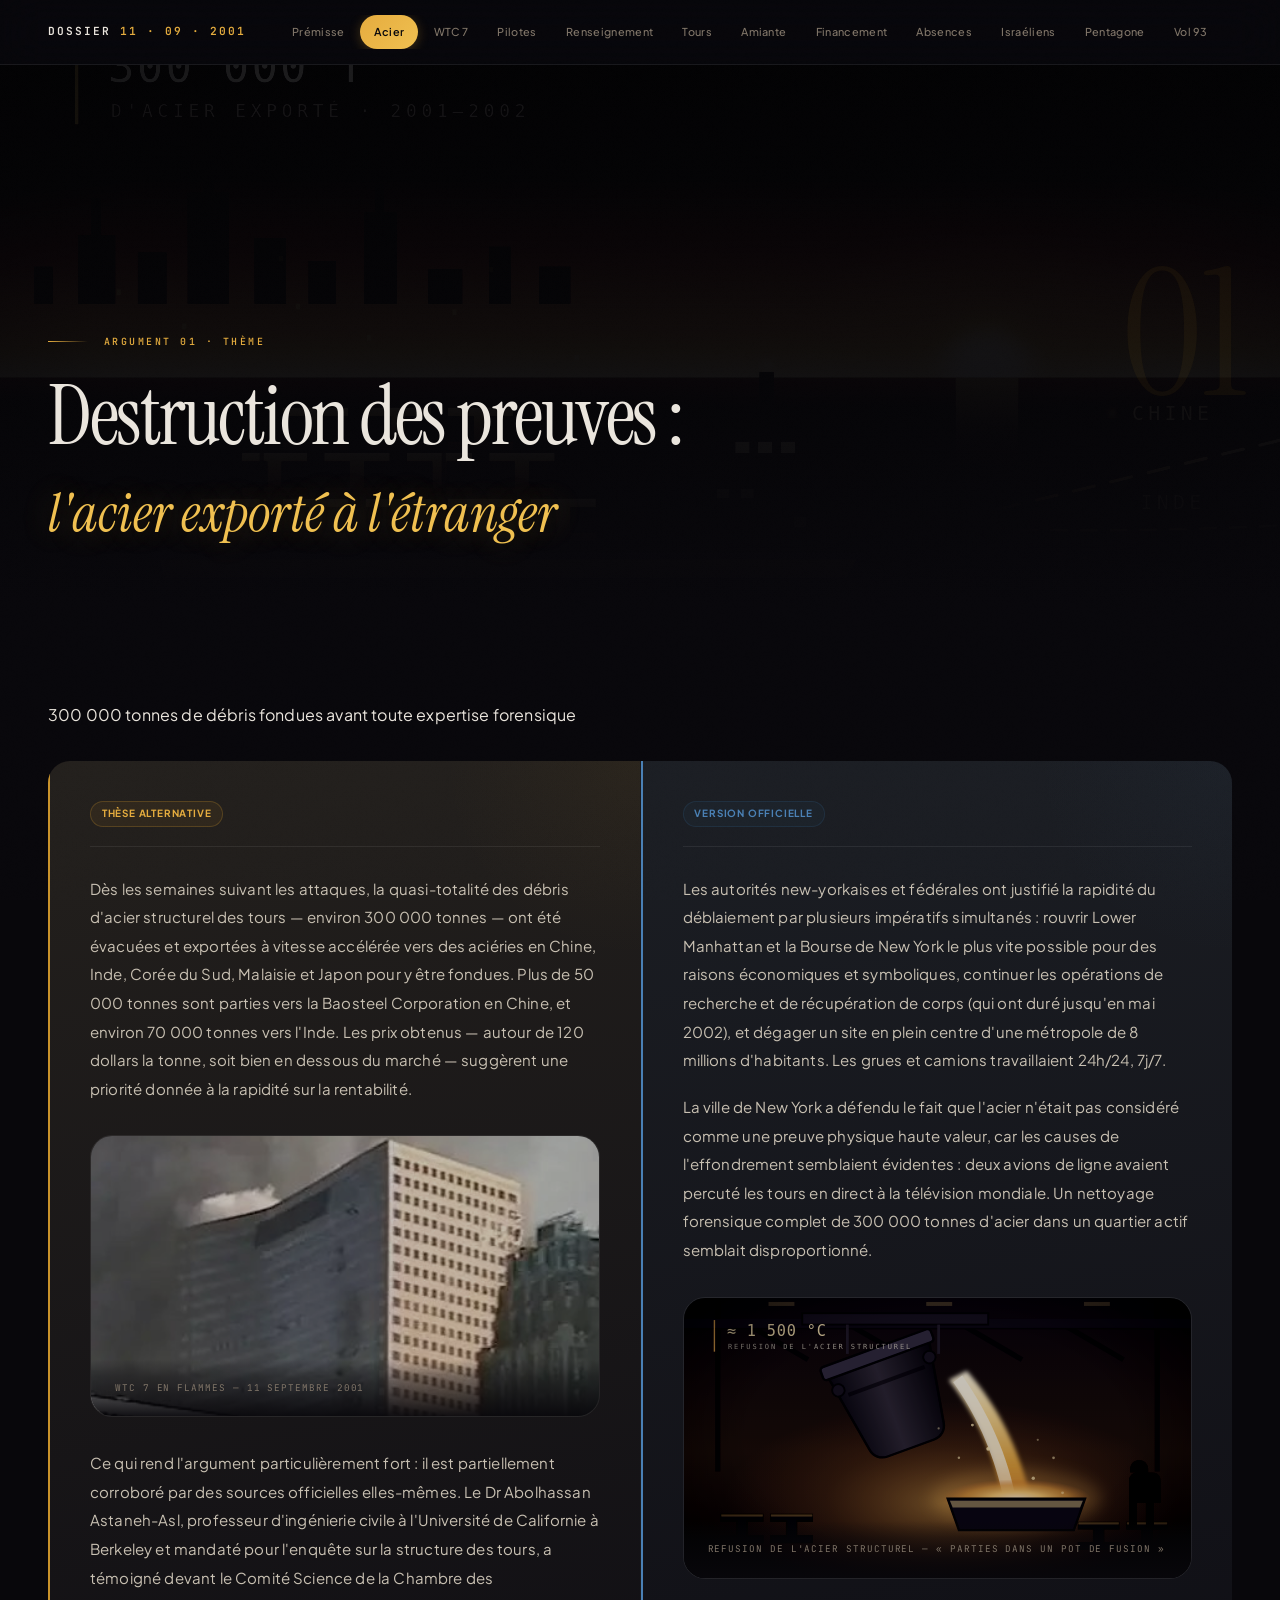
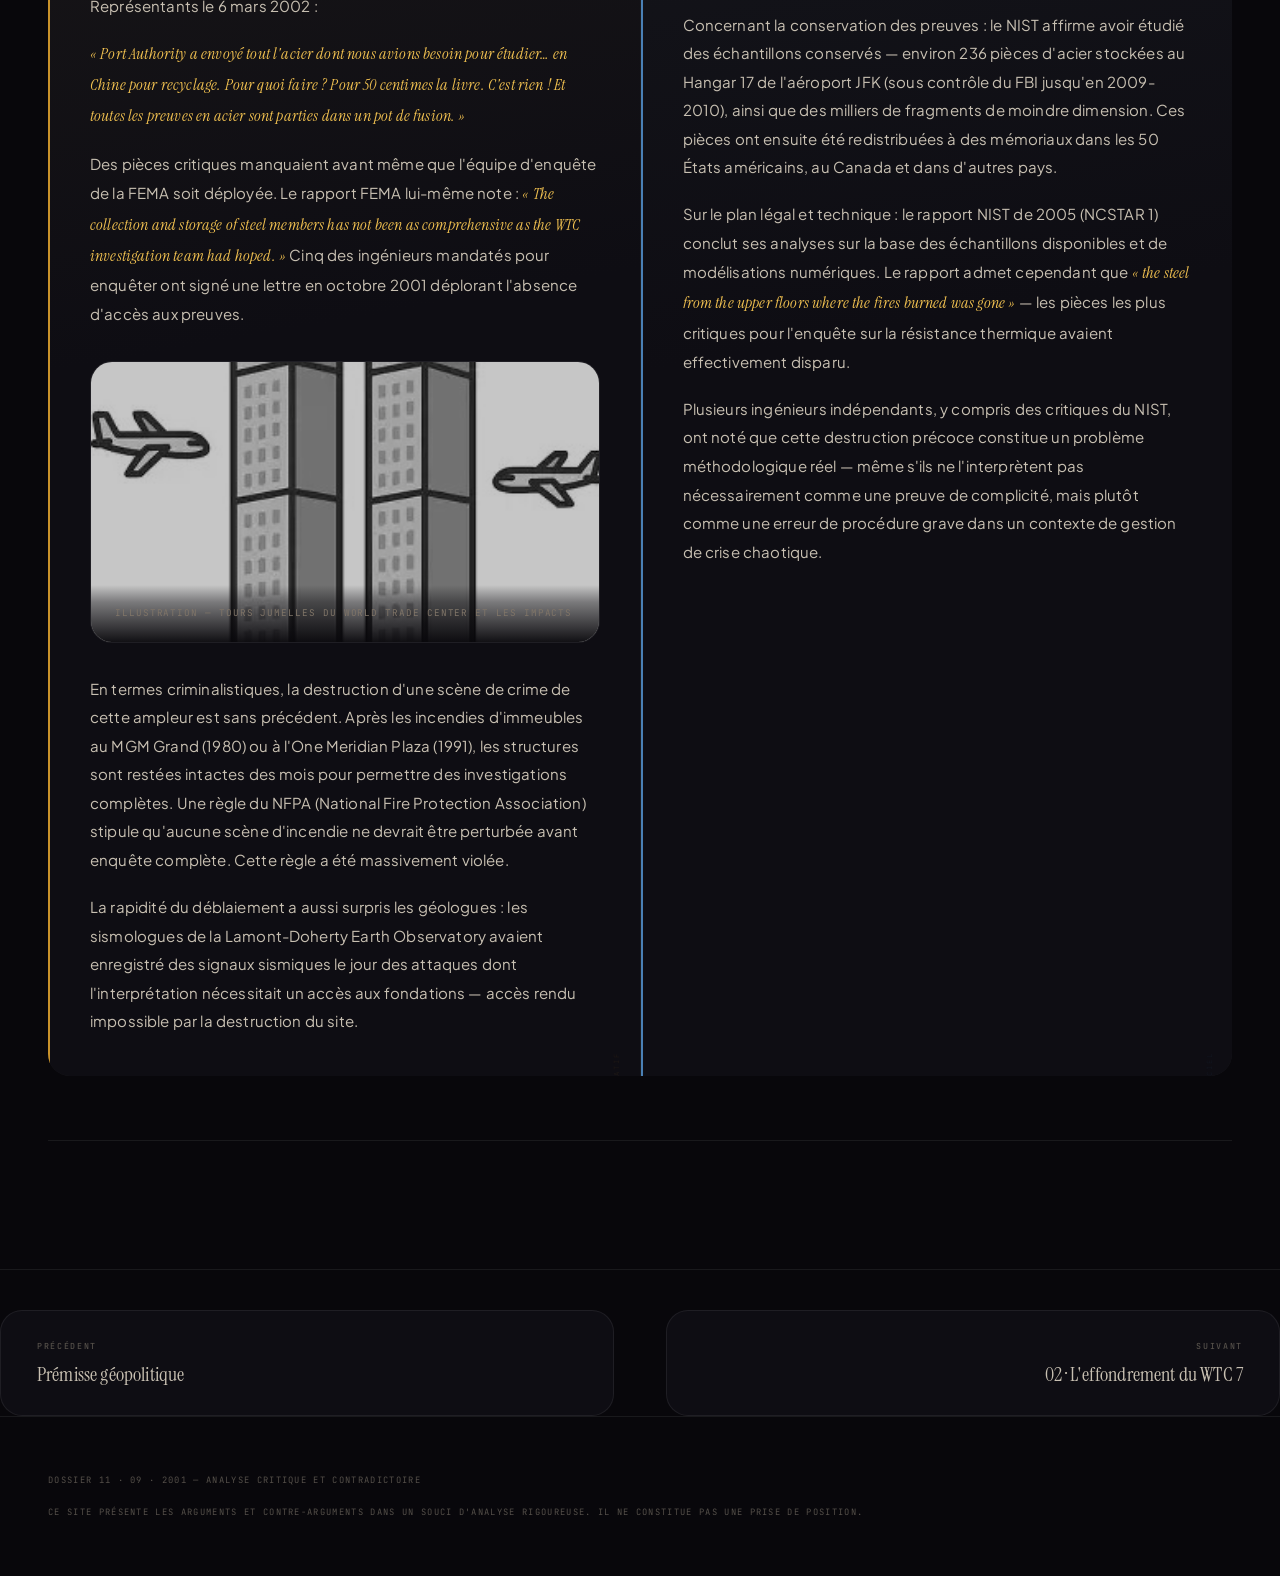
<file: index.html/acier.html>
<!DOCTYPE html>
<html lang="fr">
<head>
<meta charset="UTF-8">
<meta name="viewport" content="width=device-width, initial-scale=1.0">
<title>Destruction des preuves : l'acier exporté — Dossier 11·09</title>
<link rel="stylesheet" href="style.css?v=2">
</head>
<body>
<div class="progress-bar" id="progressBar"></div>

<header>
  <div class="header-inner">
    <a href="index.html" class="site-logo">Dossier <span>11 · 09 · 2001</span></a>
    <nav>
      <a href="premisse.html">Prémisse</a>
      <a href="acier.html" class="active">Acier</a>
      <a href="wtc7.html">WTC 7</a>
      <a href="pilotes.html">Pilotes</a>
      <a href="renseignement.html">Renseignement</a>
      <a href="tours.html">Tours</a>
      <a href="amiante.html">Amiante</a>
      <a href="financement.html">Financement</a>
      <a href="absences.html">Absences</a>
      <a href="israeliens.html">Israéliens</a>
      <a href="pentagon.html">Pentagone</a>
      <a href="vol93.html">Vol 93</a>
      <a href="ecole.html">École</a>
      <a href="sources.html">Sources</a>
    </nav>
  </div>
</header>

<div class="page-hero">
  <div class="page-hero-bg" style="background-image:url('https://images.unsplash.com/photo-1517089596392-fb9a9033e05b?w=1200&q=80'), url('[data-uri]')"></div>
  <div class="page-hero-overlay"></div>
  <div class="page-hero-num">01</div>
  <div class="page-hero-content">
    <div class="hero-eyebrow">Argument 01 · Thème</div>
    <h1>Destruction des preuves :<em>l'acier exporté à l'étranger</em></h1>
  </div>
</div>

<div class="page-content">

  <div class="argument-card">
    <div class="arg-title">
      300 000 tonnes de débris fondues avant toute expertise forensique
    </div>
    <div class="arg-body visible">
      <div class="arg-grid">
        <div class="col col-alt">
          <div class="col-header"><span class="badge badge-alt">Thèse alternative</span></div>
          <p>Dès les semaines suivant les attaques, la quasi-totalité des débris d'acier structurel des tours — environ 300 000 tonnes — ont été évacuées et exportées à vitesse accélérée vers des aciéries en Chine, Inde, Corée du Sud, Malaisie et Japon pour y être fondues. Plus de 50 000 tonnes sont parties vers la Baosteel Corporation en Chine, et environ 70 000 tonnes vers l'Inde. Les prix obtenus — autour de 120 dollars la tonne, soit bien en dessous du marché — suggèrent une priorité donnée à la rapidité sur la rentabilité.</p>

          <figure class="content-image fade-in">
            <img src="[data-uri]" alt="WTC 7 en feu le 11 septembre 2001">
            <figcaption>WTC 7 en flammes — 11 septembre 2001</figcaption>
          </figure>

          <p>Ce qui rend l'argument particulièrement fort : il est partiellement corroboré par des sources officielles elles-mêmes. Le Dr Abolhassan Astaneh-Asl, professeur d'ingénierie civile à l'Université de Californie à Berkeley et mandaté pour l'enquête sur la structure des tours, a témoigné devant le Comité Science de la Chambre des Représentants le 6 mars 2002 :</p>
          <p><em>« Port Authority a envoyé tout l'acier dont nous avions besoin pour étudier… en Chine pour recyclage. Pour quoi faire ? Pour 50 centimes la livre. C'est rien ! Et toutes les preuves en acier sont parties dans un pot de fusion. »</em></p>
          <p>Des pièces critiques manquaient avant même que l'équipe d'enquête de la FEMA soit déployée. Le rapport FEMA lui-même note : <em>« The collection and storage of steel members has not been as comprehensive as the WTC investigation team had hoped. »</em> Cinq des ingénieurs mandatés pour enquêter ont signé une lettre en octobre 2001 déplorant l'absence d'accès aux preuves.</p>

          <figure class="content-image fade-in">
            <img src="[data-uri]" alt="Illustration des tours jumelles et des avions">
            <figcaption>Illustration — Tours jumelles du World Trade Center et les impacts</figcaption>
          </figure>

          <p>En termes criminalistiques, la destruction d'une scène de crime de cette ampleur est sans précédent. Après les incendies d'immeubles au MGM Grand (1980) ou à l'One Meridian Plaza (1991), les structures sont restées intactes des mois pour permettre des investigations complètes. Une règle du NFPA (National Fire Protection Association) stipule qu'aucune scène d'incendie ne devrait être perturbée avant enquête complète. Cette règle a été massivement violée.</p>
          <p>La rapidité du déblaiement a aussi surpris les géologues : les sismologues de la Lamont-Doherty Earth Observatory avaient enregistré des signaux sismiques le jour des attaques dont l'interprétation nécessitait un accès aux fondations — accès rendu impossible par la destruction du site.</p>
        </div>
        <div class="col col-off">
          <div class="col-header"><span class="badge badge-off">Version officielle</span></div>
          <p>Les autorités new-yorkaises et fédérales ont justifié la rapidité du déblaiement par plusieurs impératifs simultanés : rouvrir Lower Manhattan et la Bourse de New York le plus vite possible pour des raisons économiques et symboliques, continuer les opérations de recherche et de récupération de corps (qui ont duré jusqu'en mai 2002), et dégager un site en plein centre d'une métropole de 8 millions d'habitants. Les grues et camions travaillaient 24h/24, 7j/7.</p>
          <p>La ville de New York a défendu le fait que l'acier n'était pas considéré comme une preuve physique haute valeur, car les causes de l'effondrement semblaient évidentes : deux avions de ligne avaient percuté les tours en direct à la télévision mondiale. Un nettoyage forensique complet de 300 000 tonnes d'acier dans un quartier actif semblait disproportionné.</p>

          <figure class="content-image fade-in">
            <img src="[data-uri]" alt="Poche de coulée déversant de l'acier en fusion dans un moule, en aciérie">
            <figcaption>Refusion de l'acier structurel — « parties dans un pot de fusion »</figcaption>
          </figure>

          <p>Concernant la conservation des preuves : le NIST affirme avoir étudié des échantillons conservés — environ 236 pièces d'acier stockées au Hangar 17 de l'aéroport JFK (sous contrôle du FBI jusqu'en 2009-2010), ainsi que des milliers de fragments de moindre dimension. Ces pièces ont ensuite été redistribuées à des mémoriaux dans les 50 États américains, au Canada et dans d'autres pays.</p>
          <p>Sur le plan légal et technique : le rapport NIST de 2005 (NCSTAR 1) conclut ses analyses sur la base des échantillons disponibles et de modélisations numériques. Le rapport admet cependant que <em>« the steel from the upper floors where the fires burned was gone »</em> — les pièces les plus critiques pour l'enquête sur la résistance thermique avaient effectivement disparu.</p>
          <p>Plusieurs ingénieurs indépendants, y compris des critiques du NIST, ont noté que cette destruction précoce constitue un problème méthodologique réel — même s'ils ne l'interprètent pas nécessairement comme une preuve de complicité, mais plutôt comme une erreur de procédure grave dans un contexte de gestion de crise chaotique.</p>
        </div>
      </div>
    </div>
  </div>

</div>

<div class="page-nav">
  <a href="premisse.html" class="page-nav-prev">
    <span class="page-nav-label">Précédent</span>
    <span class="page-nav-title">Prémisse géopolitique</span>
  </a>
  <a href="wtc7.html" class="page-nav-next">
    <span class="page-nav-label">Suivant</span>
    <span class="page-nav-title">02 · L'effondrement du WTC 7</span>
  </a>
</div>

<footer>
  <div class="footer-inner">
    <p>Dossier 11 · 09 · 2001 — Analyse critique et contradictoire</p>
    <p class="footer-note">Ce site présente les arguments et contre-arguments dans un souci d'analyse rigoureuse. Il ne constitue pas une prise de position.</p>
  </div>
</footer>

<script>
window.addEventListener('scroll', () => {
  const doc = document.documentElement;
  const pct = (doc.scrollTop || document.body.scrollTop) / (doc.scrollHeight - doc.clientHeight) * 100;
  document.getElementById('progressBar').style.width = pct + '%';
});
const observer = new IntersectionObserver((entries) => {
  entries.forEach((entry) => {
    if (entry.isIntersecting) { entry.target.classList.add('visible'); observer.unobserve(entry.target); }
  });
}, { threshold: 0.1 });
document.querySelectorAll('.fade-in').forEach(el => observer.observe(el));
// Toggle for accordion cards
function toggle(el) {
  const body = el.nextElementSibling;
  const isOpen = body.classList.contains('visible');
  body.classList.toggle('visible', !isOpen);
  el.classList.toggle('open', !isOpen);
}
</script>
</body>
</html>
</file>
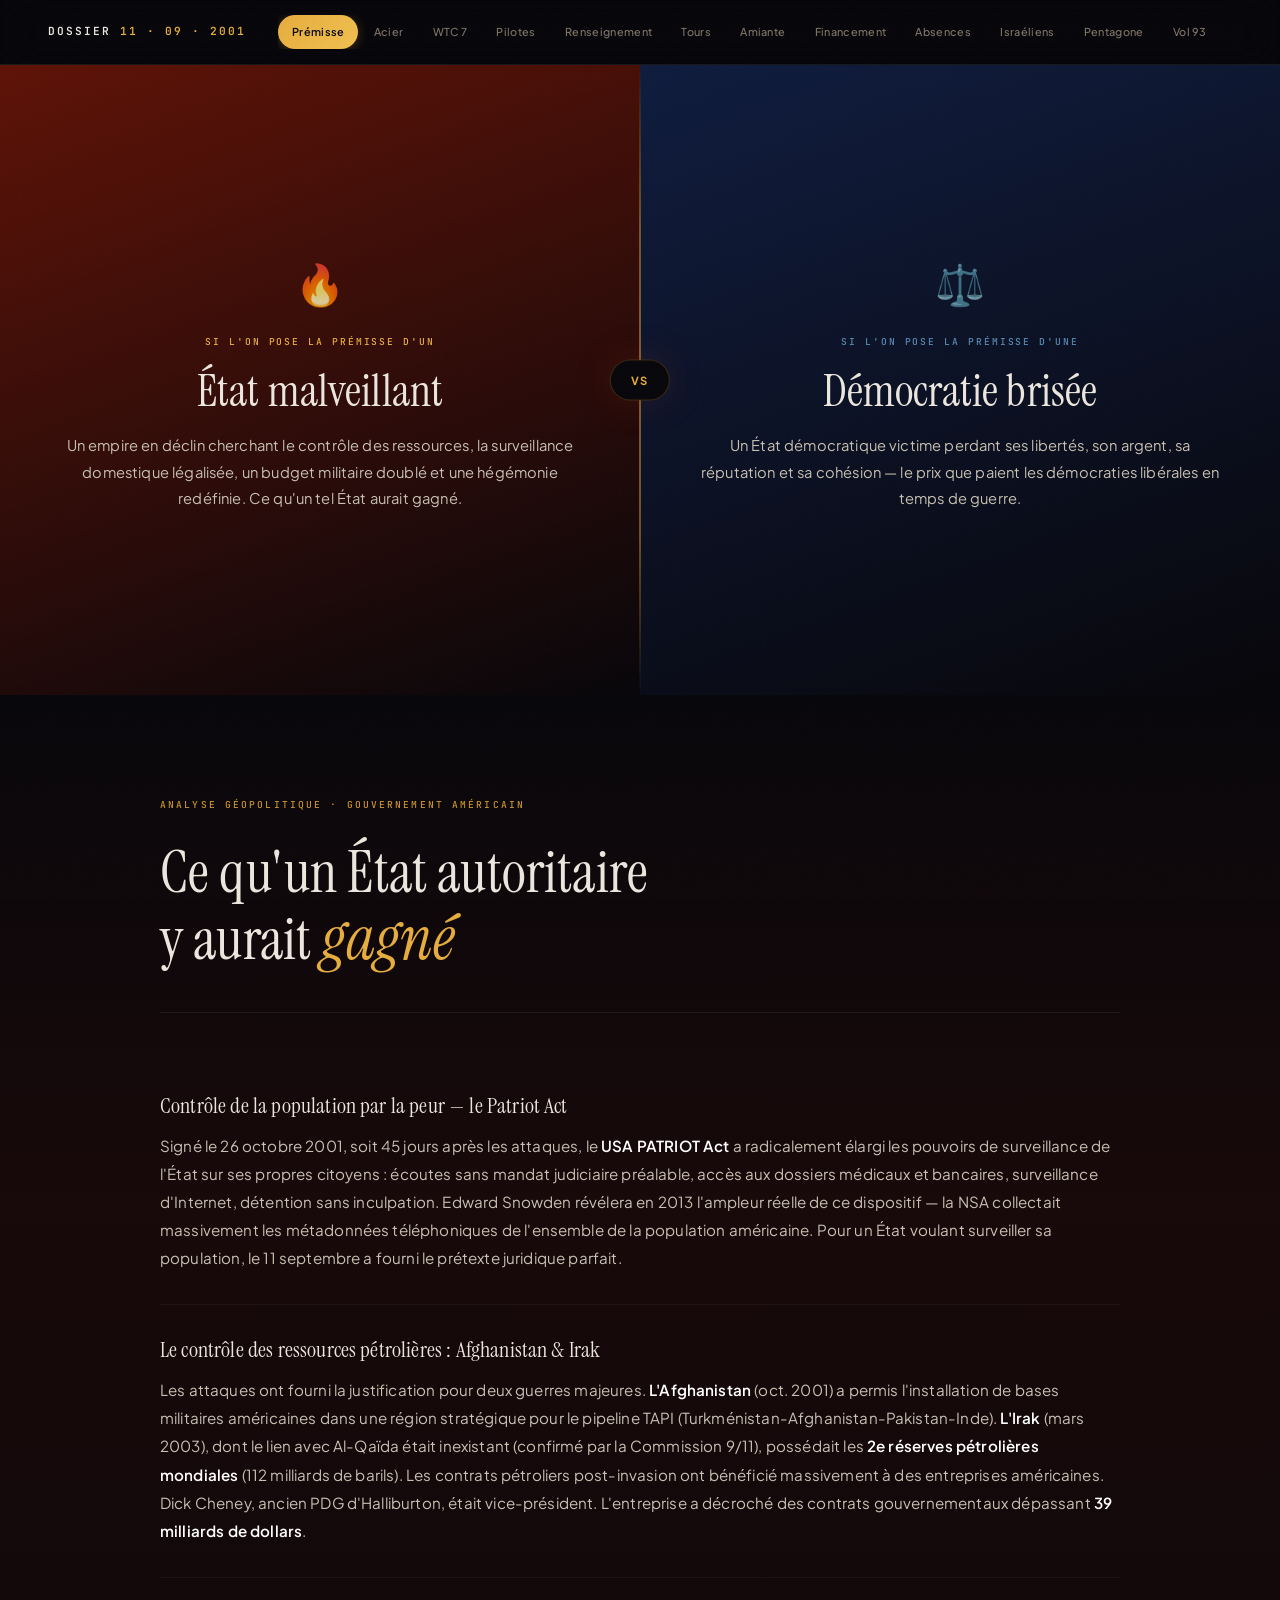
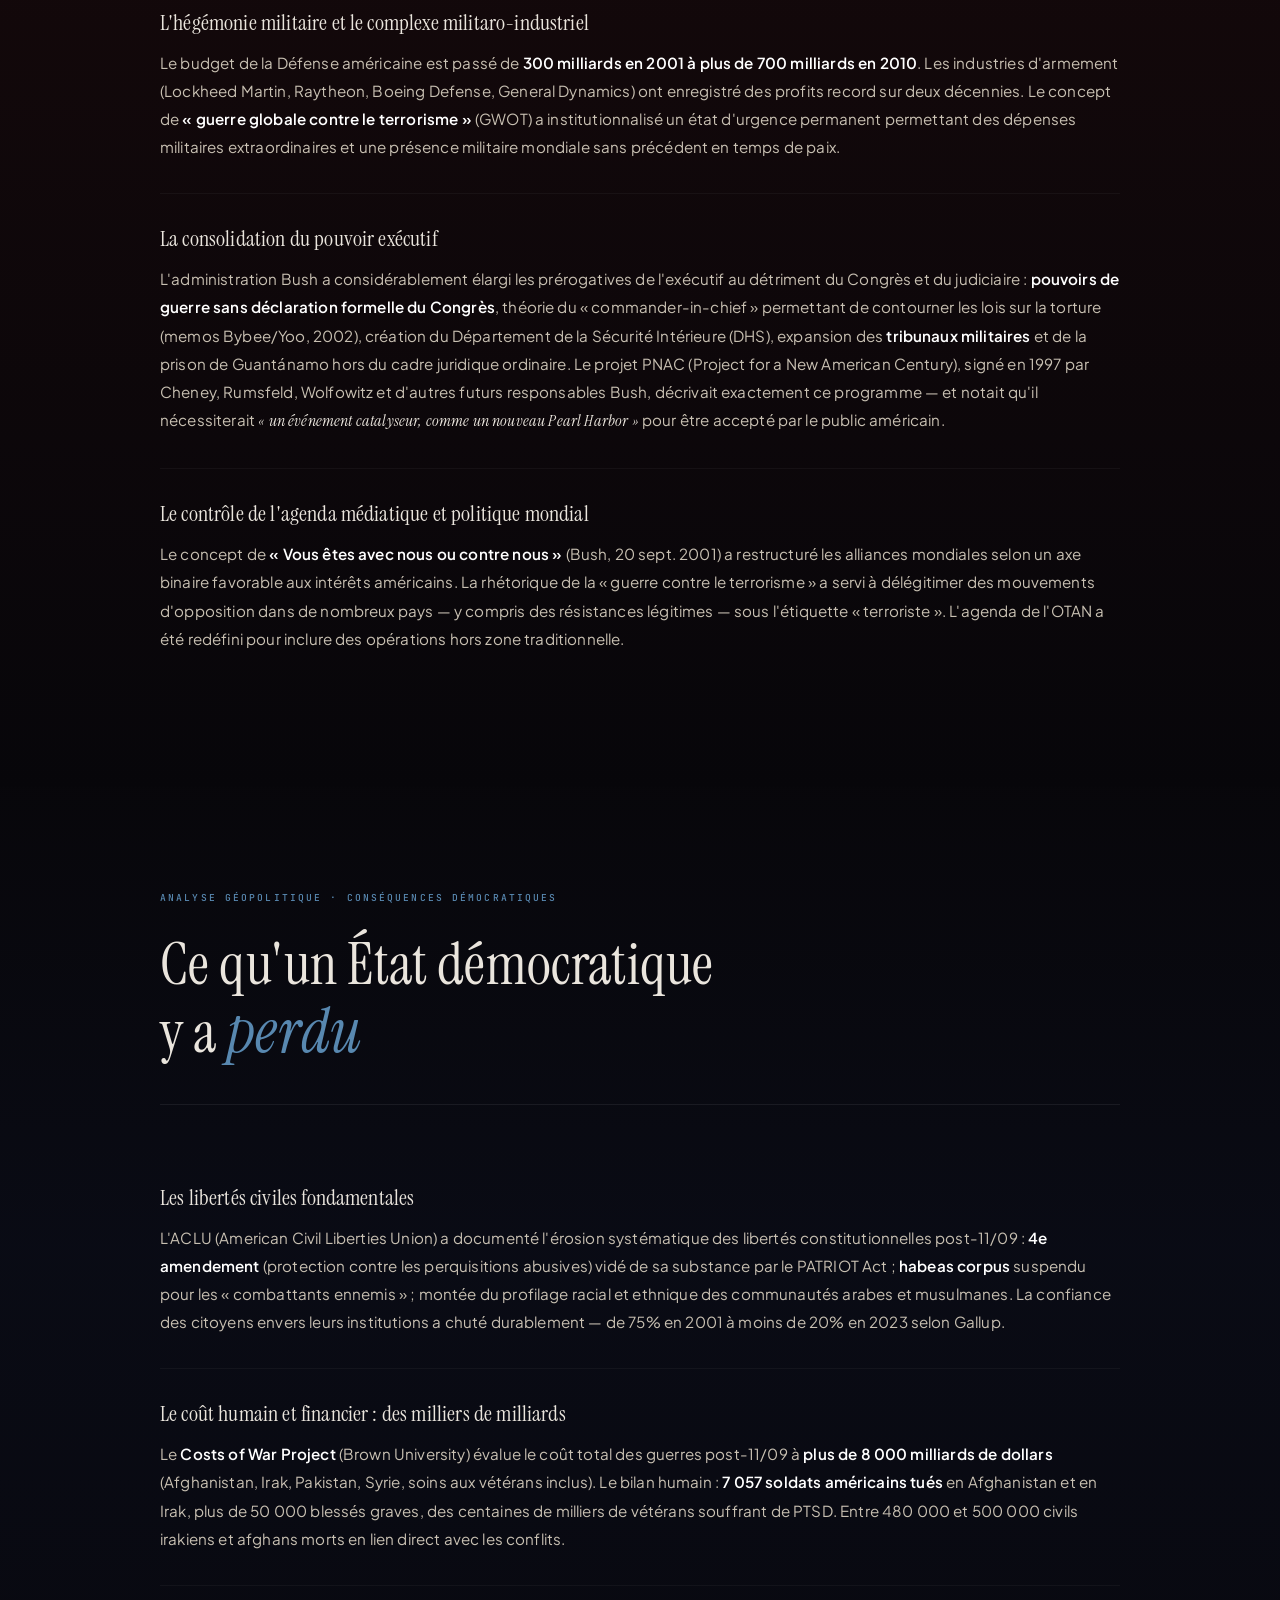
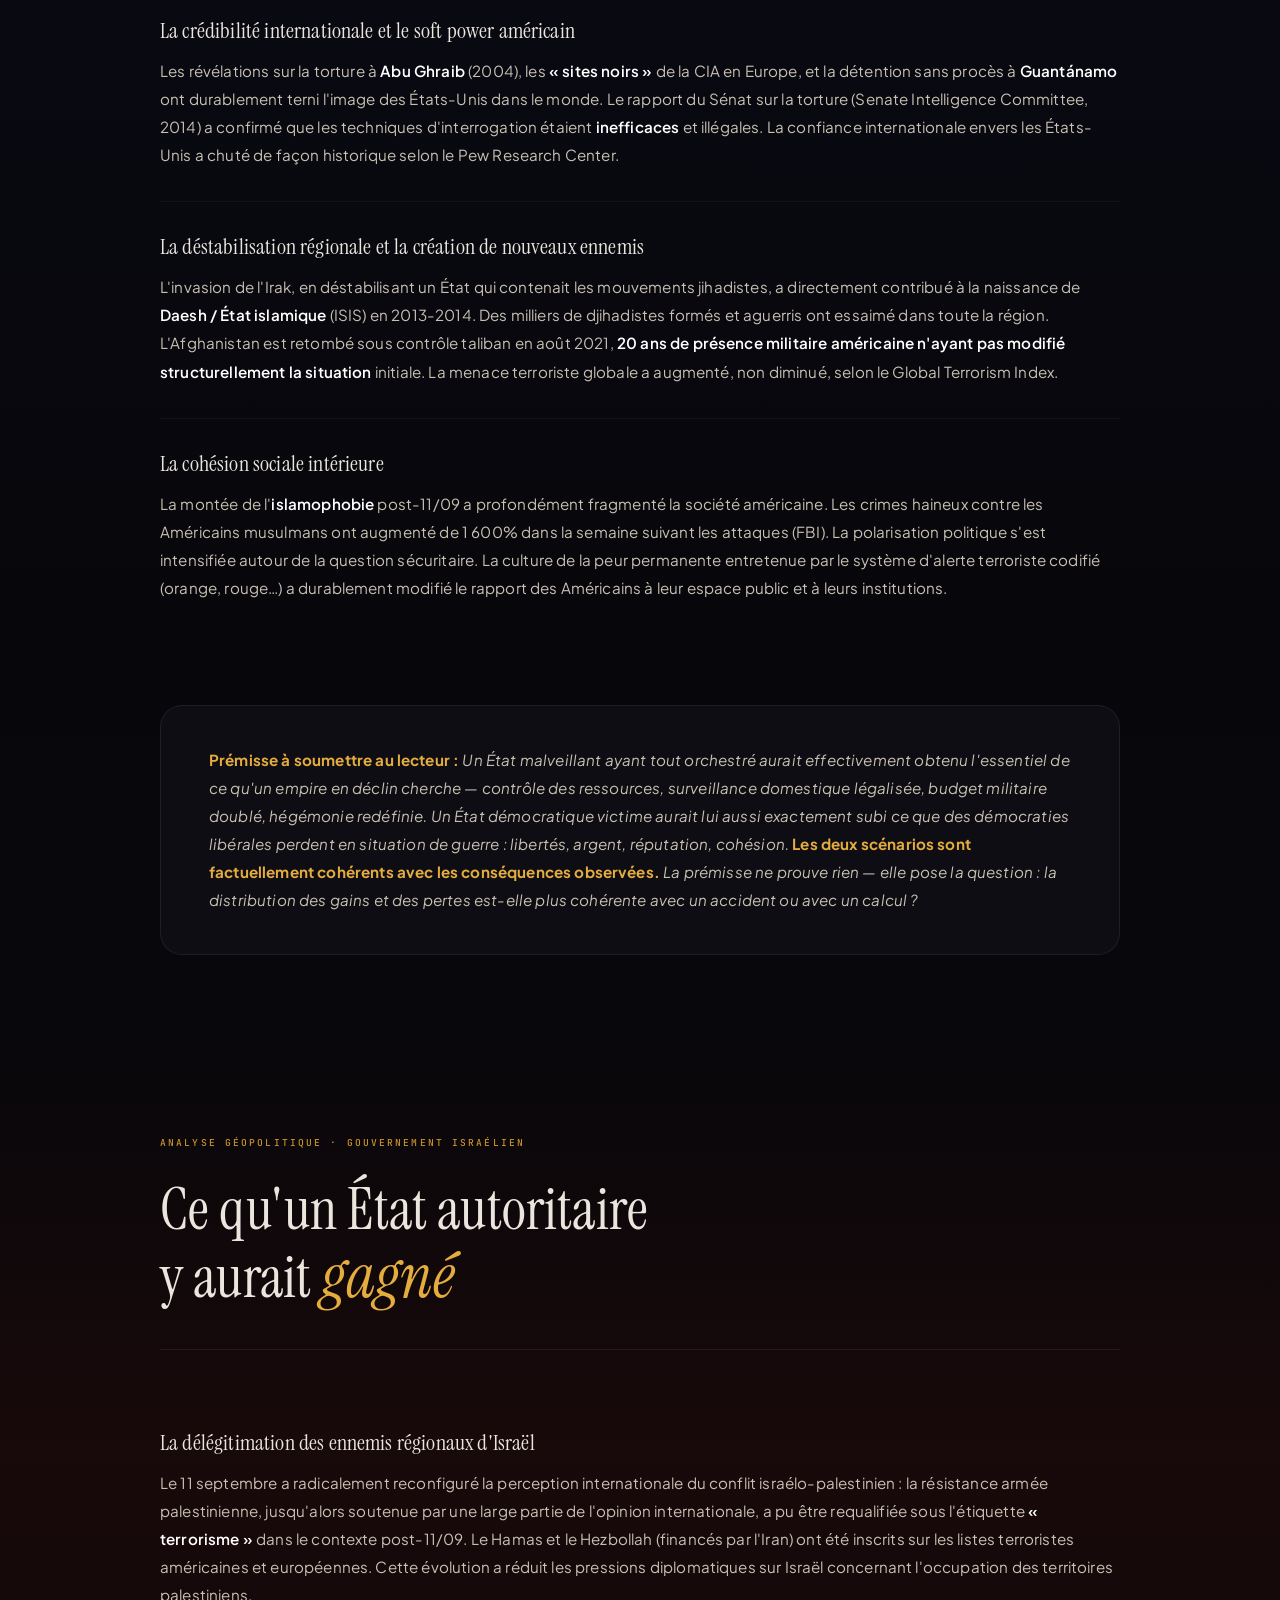
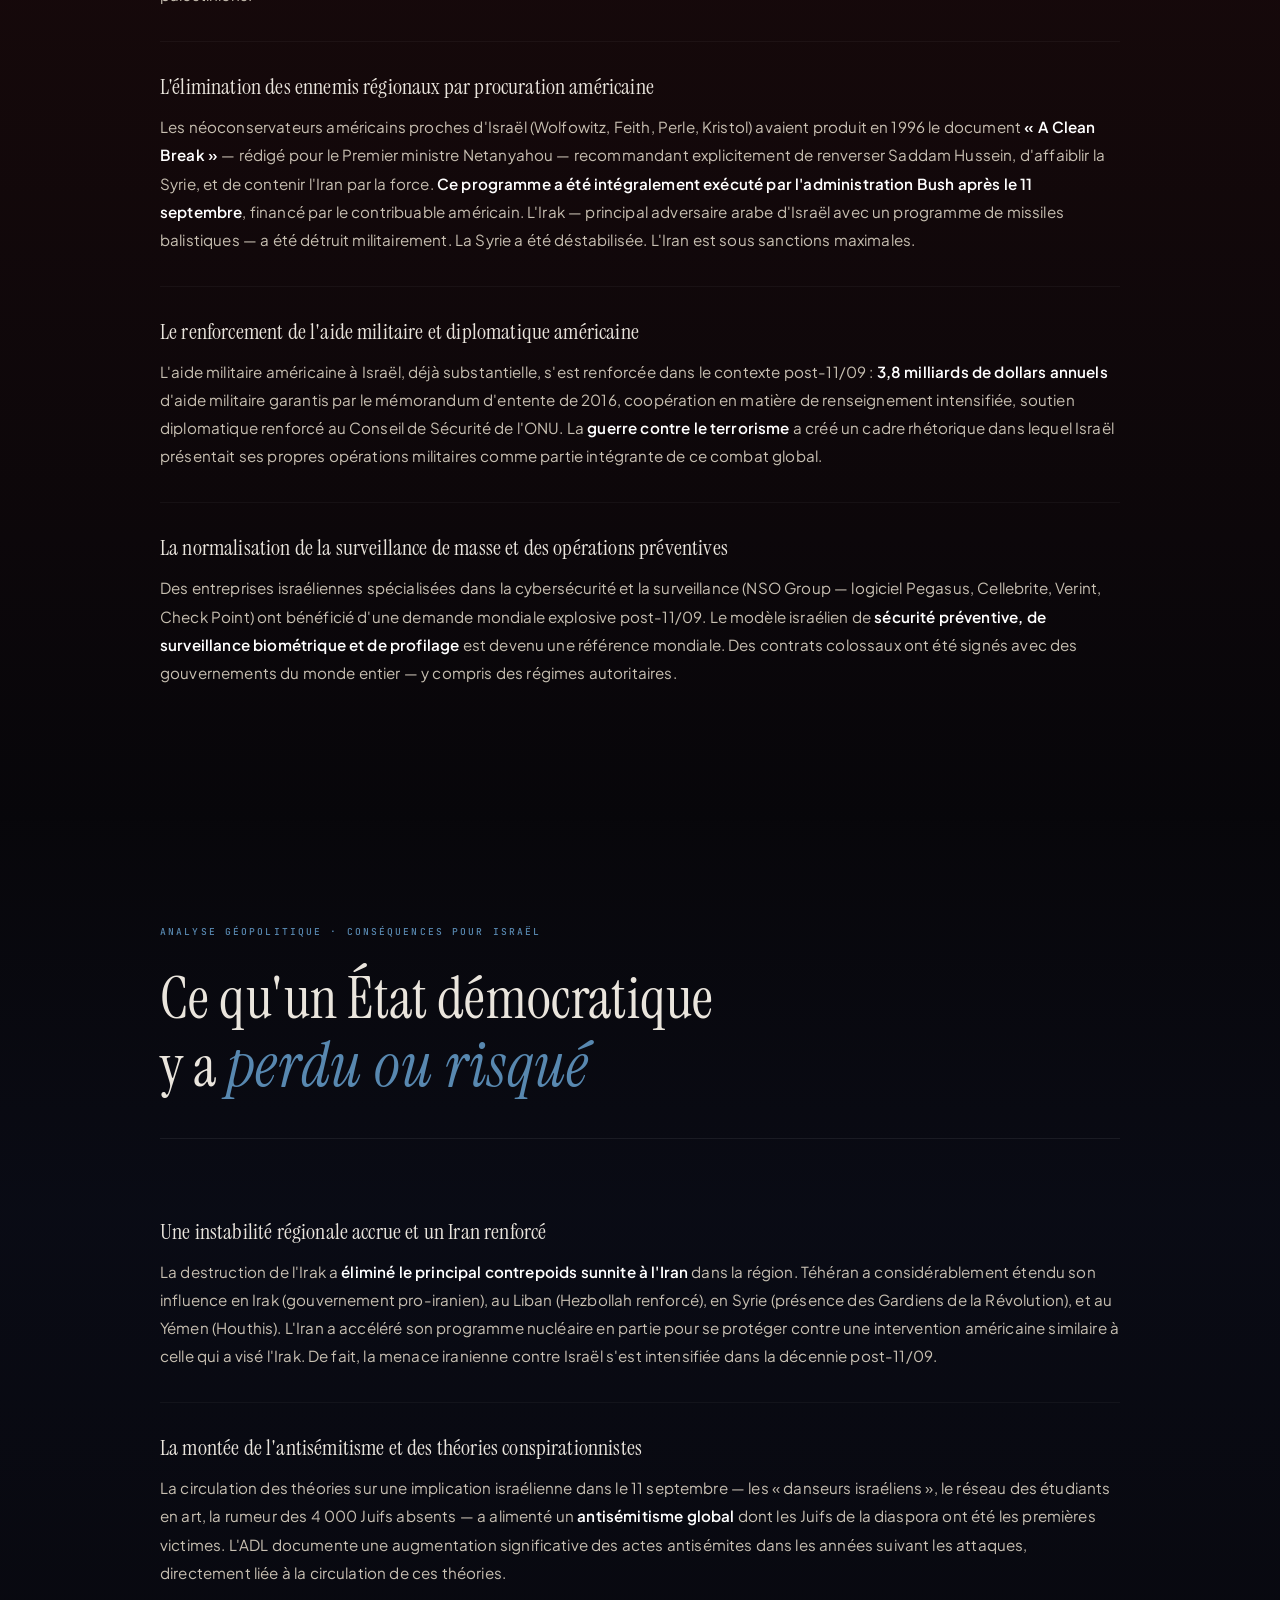
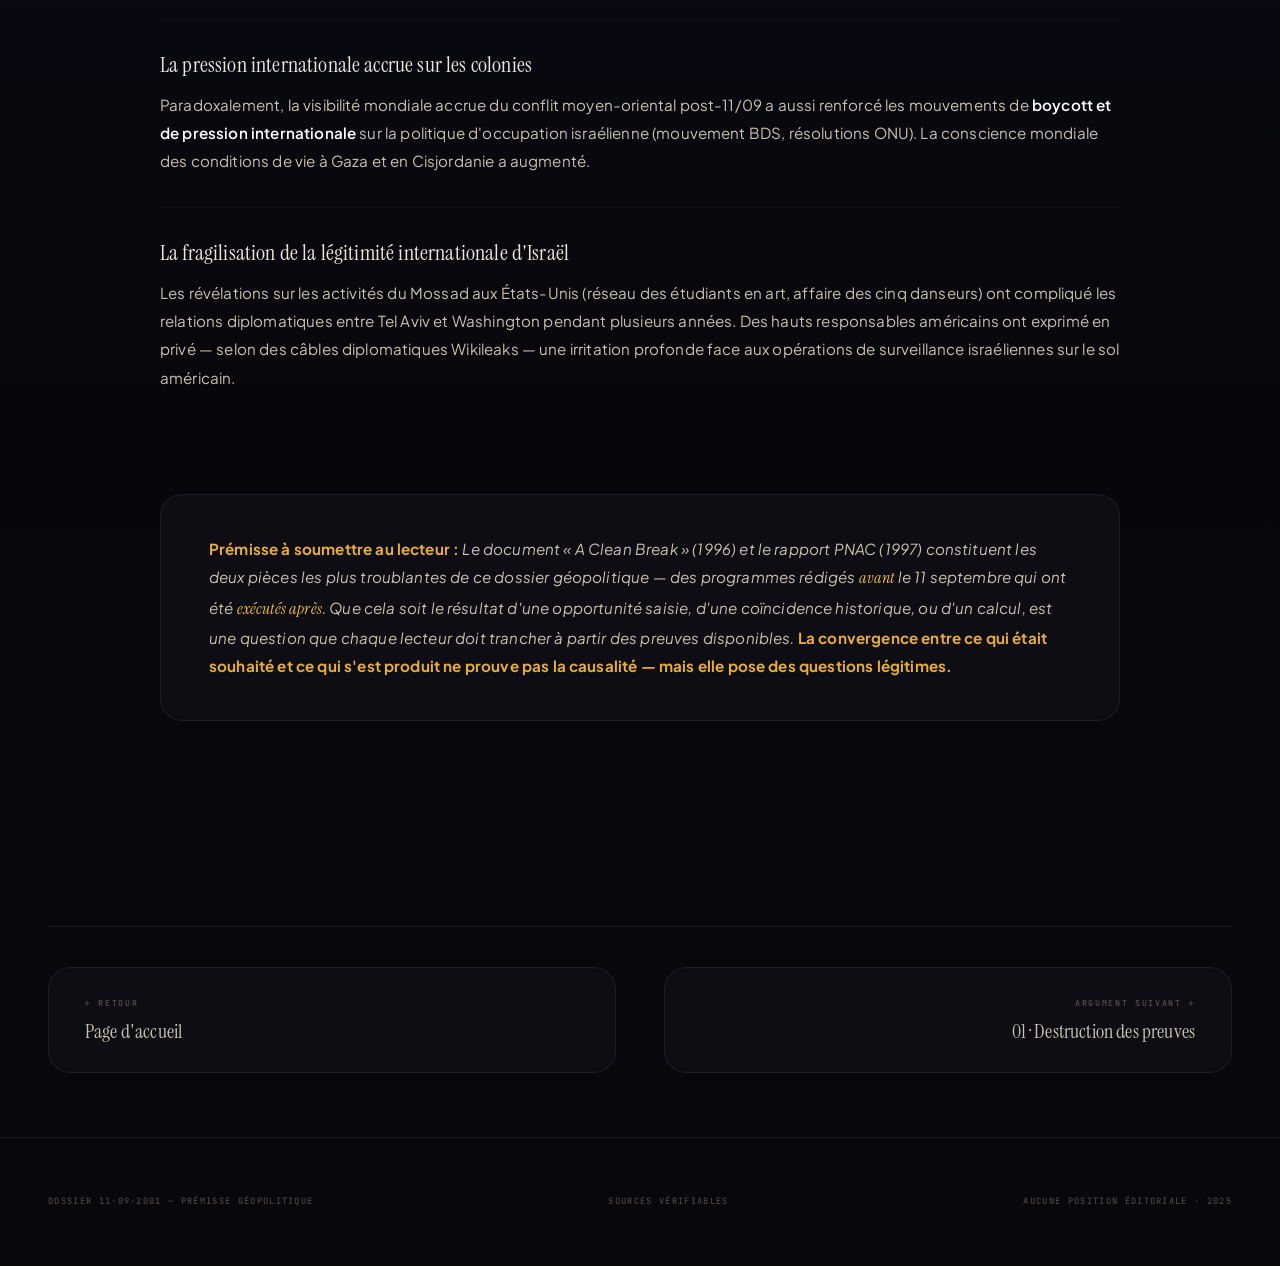
<file: index.html/premisse.html>
<!DOCTYPE html>
<html lang="fr">
<head>
<meta charset="UTF-8">
<meta name="viewport" content="width=device-width, initial-scale=1.0">
<title>Prémisse géopolitique — Dossier 11·09</title>
<link rel="stylesheet" href="style.css?v=2">
<style>
/* ══ SPLIT HERO (non-interactive, text visible) ══ */
.split-hero {
  display: flex; min-height: 70vh;
  position: relative;
}
.split-panel {
  flex: 1; position: relative; overflow: hidden;
  display: flex; align-items: center; justify-content: center;
  padding: clamp(3rem,5vw,5rem) clamp(2rem,4vw,4rem);
}
.split-panel-bg {
  position: absolute; inset: 0;
  background-size: cover; background-position: center;
  transition: transform 8s ease-out;
}
.split-panel:hover .split-panel-bg { transform: scale(1.04); }
.split-panel-overlay { position: absolute; inset: 0; }
.panel-fire .split-panel-overlay {
  background: linear-gradient(160deg, rgba(140,25,5,0.65), rgba(7,6,10,0.82));
}
.panel-blue .split-panel-overlay {
  background: linear-gradient(160deg, rgba(20,40,90,0.65), rgba(7,6,10,0.82));
}
.split-panel-content {
  position: relative; z-index: 2;
  max-width: 520px; text-align: center;
}
.split-icon { font-size: 2.5rem; margin-bottom: 1rem; opacity: 0.8; }
.split-subtitle {
  font-family: 'JetBrains Mono', monospace;
  font-size: 0.6rem; letter-spacing: 0.2em;
  text-transform: uppercase; margin-bottom: 1rem; font-weight: 500;
}
.panel-fire .split-subtitle { color: var(--ember-bright); }
.panel-blue .split-subtitle { color: #5888b0; }
.split-title {
  font-family: 'Instrument Serif', serif;
  font-size: clamp(2rem,3.5vw,3.2rem);
  font-weight: 400; color: var(--text); line-height: 1.1;
  margin-bottom: 1rem;
}
.split-desc {
  font-size: 0.92rem; color: var(--text2); line-height: 1.8;
}
.split-divider {
  position: absolute; left: 50%; top: 0; bottom: 0;
  width: 1px; z-index: 10;
  background: linear-gradient(to bottom, transparent, var(--ember), var(--gold-light), var(--ember), transparent);
  transform: translateX(-50%); pointer-events: none;
}
.split-divider-label {
  position: absolute; left: 50%; top: 50%;
  transform: translate(-50%, -50%); z-index: 11;
  background: var(--void); border: 1px solid var(--ember-border);
  padding: 0.6rem 1.25rem;
  font-family: 'Plus Jakarta Sans', sans-serif;
  font-size: 0.7rem; font-weight: 700; letter-spacing: 0.15em;
  text-transform: uppercase; color: var(--ember-bright);
  border-radius: 9999px; pointer-events: none;
  box-shadow: 0 0 40px rgba(192,58,26,0.15);
}
@media(max-width:780px) {
  .split-hero { flex-direction: column; }
  .split-panel { min-height: 45vh; }
  .split-divider { left:0; right:0; top:50%; width:100%; height:1px;
    background: linear-gradient(to right, transparent, var(--ember), var(--gold-light), var(--ember), transparent);
    transform: translateY(-50%); }
}

/* ══ FULL-WIDTH ARGUMENT SECTIONS ══ */
.full-section {
  position: relative; overflow: hidden;
  padding: clamp(4rem,8vw,7rem) clamp(1.5rem,4vw,3rem);
}
.full-section-bg {
  position: absolute; inset: 0;
  background-size: cover; background-position: center;
}
.full-section-overlay { position: absolute; inset: 0; }
.section-fire .full-section-bg {
  filter: brightness(0.15) contrast(1.2) saturate(0.5);
}
.section-fire .full-section-overlay {
  background: linear-gradient(180deg, rgba(7,6,10,0.3) 0%, rgba(140,25,5,0.12) 30%, rgba(7,6,10,0.95) 100%);
}
.section-blue .full-section-bg {
  filter: brightness(0.15) contrast(1.2) saturate(0.4);
}
.section-blue .full-section-overlay {
  background: linear-gradient(180deg, rgba(7,6,10,0.3) 0%, rgba(20,40,90,0.12) 30%, rgba(7,6,10,0.95) 100%);
}
.full-section-inner {
  position: relative; z-index: 2;
  max-width: 960px; margin: 0 auto;
}
.full-section-header {
  margin-bottom: 3rem;
  padding-bottom: 2rem;
  border-bottom: 1px solid var(--border2);
}
.full-section-title {
  font-family: 'Instrument Serif', serif;
  font-size: clamp(2.2rem,4.5vw,3.8rem);
  font-weight: 400; color: var(--text); line-height: 1.08;
  margin-bottom: 0.5rem;
}
.full-section-title em {
  font-style: italic;
}
.section-fire .full-section-title em { color: var(--ember-bright); }
.section-blue .full-section-title em { color: #5888b0; }

.gain-item {
  padding: 2rem 0;
  border-bottom: 1px solid var(--border);
}
.gain-item:last-child { border-bottom: none; }
.gain-item h3 {
  font-family: 'Instrument Serif', serif;
  font-size: 1.35rem; font-weight: 400;
  color: var(--text); margin-bottom: 0.75rem; line-height: 1.25;
}
.gain-item p {
  font-size: 0.95rem; color: var(--text2); line-height: 1.85;
}
.gain-item p strong { color: white; font-weight: 600; }
.gain-item p em { color: var(--text); font-family: 'Instrument Serif', serif; }

.verdict-box {
  max-width: 960px; margin: 0 auto;
  padding: 2.5rem 3rem;
  background: var(--surface);
  border: 1px solid var(--border2);
  border-radius: var(--radius-lg);
  font-style: italic;
  color: var(--text3);
  line-height: 1.85; font-size: 0.95rem;
  position: relative; z-index: 2;
  margin-top: -2rem;
}
.verdict-box strong { color: var(--gold-light); font-style: normal; }
</style>
</head>
<body>
<div class="progress-bar" id="progressBar"></div>

<header>
  <div class="header-inner">
    <a href="index.html" class="site-logo">Dossier <span>11 · 09 · 2001</span></a>
    <nav>
      <a href="premisse.html" class="active">Prémisse</a>
      <a href="acier.html">Acier</a>
      <a href="wtc7.html">WTC 7</a>
      <a href="pilotes.html">Pilotes</a>
      <a href="renseignement.html">Renseignement</a>
      <a href="tours.html">Tours</a>
      <a href="amiante.html">Amiante</a>
      <a href="financement.html">Financement</a>
      <a href="absences.html">Absences</a>
      <a href="israeliens.html">Israéliens</a>
      <a href="pentagon.html">Pentagone</a>
      <a href="vol93.html">Vol 93</a>
      <a href="ecole.html">École</a>
      <a href="sources.html">Sources</a>
    </nav>
  </div>
</header>

<!-- ══════════════════════════════════════════════
     SPLIT HERO — Texte visible directement
     ══════════════════════════════════════════════ -->
<div class="split-hero">
  <div class="split-panel panel-fire">
    <div class="split-panel-bg" style="background-image:url('https://images.unsplash.com/photo-1462332420958-a05d1e002413?w=1200&q=80')"></div>
    <div class="split-panel-overlay"></div>
    <div class="split-panel-content">
      <div class="split-icon">🔥</div>
      <div class="split-subtitle">Si l'on pose la prémisse d'un</div>
      <div class="split-title">État malveillant</div>
      <div class="split-desc">Un empire en déclin cherchant le contrôle des ressources, la surveillance domestique légalisée, un budget militaire doublé et une hégémonie redéfinie. Ce qu'un tel État aurait gagné.</div>
    </div>
  </div>

  <div class="split-divider"></div>
  <div class="split-divider-label">VS</div>

  <div class="split-panel panel-blue">
    <div class="split-panel-bg" style="background-image:url('https://images.unsplash.com/photo-1569974498991-d3c12a504f95?w=1200&q=80')"></div>
    <div class="split-panel-overlay"></div>
    <div class="split-panel-content">
      <div class="split-icon">⚖️</div>
      <div class="split-subtitle">Si l'on pose la prémisse d'une</div>
      <div class="split-title">Démocratie brisée</div>
      <div class="split-desc">Un État démocratique victime perdant ses libertés, son argent, sa réputation et sa cohésion — le prix que paient les démocraties libérales en temps de guerre.</div>
    </div>
  </div>
</div>

<!-- ══════════════════════════════════════════════
     SECTION 1 — ÉTAT MALVEILLANT (image flamme en fond)
     ══════════════════════════════════════════════ -->
<div class="full-section section-fire">
  <div class="full-section-bg" style="background-image:url('https://images.unsplash.com/photo-1462332420958-a05d1e002413?w=1400&q=80')"></div>
  <div class="full-section-overlay"></div>
  <div class="full-section-inner">
    <div class="full-section-header">
      <div class="section-label">Analyse géopolitique · Gouvernement américain</div>
      <div class="full-section-title">Ce qu'un État autoritaire<br>y aurait <em>gagné</em></div>
    </div>

    <div class="gain-item fade-in">
      <h3>Contrôle de la population par la peur — le Patriot Act</h3>
      <p>Signé le 26 octobre 2001, soit 45 jours après les attaques, le <strong>USA PATRIOT Act</strong> a radicalement élargi les pouvoirs de surveillance de l'État sur ses propres citoyens : écoutes sans mandat judiciaire préalable, accès aux dossiers médicaux et bancaires, surveillance d'Internet, détention sans inculpation. Edward Snowden révélera en 2013 l'ampleur réelle de ce dispositif — la NSA collectait massivement les métadonnées téléphoniques de l'ensemble de la population américaine. Pour un État voulant surveiller sa population, le 11 septembre a fourni le prétexte juridique parfait.</p>
    </div>

    <div class="gain-item fade-in">
      <h3>Le contrôle des ressources pétrolières : Afghanistan &amp; Irak</h3>
      <p>Les attaques ont fourni la justification pour deux guerres majeures. <strong>L'Afghanistan</strong> (oct. 2001) a permis l'installation de bases militaires américaines dans une région stratégique pour le pipeline TAPI (Turkménistan-Afghanistan-Pakistan-Inde). <strong>L'Irak</strong> (mars 2003), dont le lien avec Al-Qaïda était inexistant (confirmé par la Commission 9/11), possédait les <strong>2e réserves pétrolières mondiales</strong> (112 milliards de barils). Les contrats pétroliers post-invasion ont bénéficié massivement à des entreprises américaines. Dick Cheney, ancien PDG d'Halliburton, était vice-président. L'entreprise a décroché des contrats gouvernementaux dépassant <strong>39 milliards de dollars</strong>.</p>
    </div>

    <div class="gain-item fade-in">
      <h3>L'hégémonie militaire et le complexe militaro-industriel</h3>
      <p>Le budget de la Défense américaine est passé de <strong>300 milliards en 2001 à plus de 700 milliards en 2010</strong>. Les industries d'armement (Lockheed Martin, Raytheon, Boeing Defense, General Dynamics) ont enregistré des profits record sur deux décennies. Le concept de <strong>« guerre globale contre le terrorisme »</strong> (GWOT) a institutionnalisé un état d'urgence permanent permettant des dépenses militaires extraordinaires et une présence militaire mondiale sans précédent en temps de paix.</p>
    </div>

    <div class="gain-item fade-in">
      <h3>La consolidation du pouvoir exécutif</h3>
      <p>L'administration Bush a considérablement élargi les prérogatives de l'exécutif au détriment du Congrès et du judiciaire : <strong>pouvoirs de guerre sans déclaration formelle du Congrès</strong>, théorie du « commander-in-chief » permettant de contourner les lois sur la torture (memos Bybee/Yoo, 2002), création du Département de la Sécurité Intérieure (DHS), expansion des <strong>tribunaux militaires</strong> et de la prison de Guantánamo hors du cadre juridique ordinaire. Le projet PNAC (Project for a New American Century), signé en 1997 par Cheney, Rumsfeld, Wolfowitz et d'autres futurs responsables Bush, décrivait exactement ce programme — et notait qu'il nécessiterait <em>« un événement catalyseur, comme un nouveau Pearl Harbor »</em> pour être accepté par le public américain.</p>
    </div>

    <div class="gain-item fade-in">
      <h3>Le contrôle de l'agenda médiatique et politique mondial</h3>
      <p>Le concept de <strong>« Vous êtes avec nous ou contre nous »</strong> (Bush, 20 sept. 2001) a restructuré les alliances mondiales selon un axe binaire favorable aux intérêts américains. La rhétorique de la « guerre contre le terrorisme » a servi à délégitimer des mouvements d'opposition dans de nombreux pays — y compris des résistances légitimes — sous l'étiquette « terroriste ». L'agenda de l'OTAN a été redéfini pour inclure des opérations hors zone traditionnelle.</p>
    </div>
  </div>
</div>

<!-- ══════════════════════════════════════════════
     SECTION 2 — DÉMOCRATIE BRISÉE (image statue en fond)
     ══════════════════════════════════════════════ -->
<div class="full-section section-blue">
  <div class="full-section-bg" style="background-image:url('https://images.unsplash.com/photo-1569974498991-d3c12a504f95?w=1400&q=80')"></div>
  <div class="full-section-overlay"></div>
  <div class="full-section-inner">
    <div class="full-section-header">
      <div class="section-label" style="color:#5888b0">Analyse géopolitique · Conséquences démocratiques</div>
      <div class="full-section-title">Ce qu'un État démocratique<br>y a <em>perdu</em></div>
    </div>

    <div class="gain-item fade-in">
      <h3>Les libertés civiles fondamentales</h3>
      <p>L'ACLU (American Civil Liberties Union) a documenté l'érosion systématique des libertés constitutionnelles post-11/09 : <strong>4e amendement</strong> (protection contre les perquisitions abusives) vidé de sa substance par le PATRIOT Act ; <strong>habeas corpus</strong> suspendu pour les « combattants ennemis » ; montée du profilage racial et ethnique des communautés arabes et musulmanes. La confiance des citoyens envers leurs institutions a chuté durablement — de 75% en 2001 à moins de 20% en 2023 selon Gallup.</p>
    </div>

    <div class="gain-item fade-in">
      <h3>Le coût humain et financier : des milliers de milliards</h3>
      <p>Le <strong>Costs of War Project</strong> (Brown University) évalue le coût total des guerres post-11/09 à <strong>plus de 8 000 milliards de dollars</strong> (Afghanistan, Irak, Pakistan, Syrie, soins aux vétérans inclus). Le bilan humain : <strong>7 057 soldats américains tués</strong> en Afghanistan et en Irak, plus de 50 000 blessés graves, des centaines de milliers de vétérans souffrant de PTSD. Entre 480 000 et 500 000 civils irakiens et afghans morts en lien direct avec les conflits.</p>
    </div>

    <div class="gain-item fade-in">
      <h3>La crédibilité internationale et le soft power américain</h3>
      <p>Les révélations sur la torture à <strong>Abu Ghraib</strong> (2004), les <strong>« sites noirs »</strong> de la CIA en Europe, et la détention sans procès à <strong>Guantánamo</strong> ont durablement terni l'image des États-Unis dans le monde. Le rapport du Sénat sur la torture (Senate Intelligence Committee, 2014) a confirmé que les techniques d'interrogation étaient <strong>inefficaces</strong> et illégales. La confiance internationale envers les États-Unis a chuté de façon historique selon le Pew Research Center.</p>
    </div>

    <div class="gain-item fade-in">
      <h3>La déstabilisation régionale et la création de nouveaux ennemis</h3>
      <p>L'invasion de l'Irak, en déstabilisant un État qui contenait les mouvements jihadistes, a directement contribué à la naissance de <strong>Daesh / État islamique</strong> (ISIS) en 2013-2014. Des milliers de djihadistes formés et aguerris ont essaimé dans toute la région. L'Afghanistan est retombé sous contrôle taliban en août 2021, <strong>20 ans de présence militaire américaine n'ayant pas modifié structurellement la situation</strong> initiale. La menace terroriste globale a augmenté, non diminué, selon le Global Terrorism Index.</p>
    </div>

    <div class="gain-item fade-in">
      <h3>La cohésion sociale intérieure</h3>
      <p>La montée de l'<strong>islamophobie</strong> post-11/09 a profondément fragmenté la société américaine. Les crimes haineux contre les Américains musulmans ont augmenté de 1 600% dans la semaine suivant les attaques (FBI). La polarisation politique s'est intensifiée autour de la question sécuritaire. La culture de la peur permanente entretenue par le système d'alerte terroriste codifié (orange, rouge…) a durablement modifié le rapport des Américains à leur espace public et à leurs institutions.</p>
    </div>
  </div>
</div>

<!-- ══ VERDICT USA ══ -->
<div style="padding: 0 clamp(1.5rem,4vw,3rem) clamp(4rem,6vw,5rem);">
  <div class="verdict-box fade-in">
    <strong>Prémisse à soumettre au lecteur :</strong> Un État malveillant ayant tout orchestré aurait effectivement obtenu l'essentiel de ce qu'un empire en déclin cherche — contrôle des ressources, surveillance domestique légalisée, budget militaire doublé, hégémonie redéfinie. Un État démocratique victime aurait lui aussi exactement subi ce que des démocraties libérales perdent en situation de guerre : libertés, argent, réputation, cohésion. <strong>Les deux scénarios sont factuellement cohérents avec les conséquences observées.</strong> La prémisse ne prouve rien — elle pose la question : la distribution des gains et des pertes est-elle plus cohérente avec un accident ou avec un calcul ?
  </div>
</div>

<!-- ══════════════════════════════════════════════
     SECTION 3 — ISRAËL : CE QU'UN ÉTAT Y AURAIT GAGNÉ
     ══════════════════════════════════════════════ -->
<div class="full-section section-fire">
  <div class="full-section-bg" style="background-image:url('https://images.unsplash.com/photo-1550751827-4bd374c3f58b?w=1400&q=80')"></div>
  <div class="full-section-overlay"></div>
  <div class="full-section-inner">
    <div class="full-section-header">
      <div class="section-label">Analyse géopolitique · Gouvernement israélien</div>
      <div class="full-section-title">Ce qu'un État autoritaire<br>y aurait <em>gagné</em></div>
    </div>

    <div class="gain-item fade-in">
      <h3>La délégitimation des ennemis régionaux d'Israël</h3>
      <p>Le 11 septembre a radicalement reconfiguré la perception internationale du conflit israélo-palestinien : la résistance armée palestinienne, jusqu'alors soutenue par une large partie de l'opinion internationale, a pu être requalifiée sous l'étiquette <strong>« terrorisme »</strong> dans le contexte post-11/09. Le Hamas et le Hezbollah (financés par l'Iran) ont été inscrits sur les listes terroristes américaines et européennes. Cette évolution a réduit les pressions diplomatiques sur Israël concernant l'occupation des territoires palestiniens.</p>
    </div>

    <div class="gain-item fade-in">
      <h3>L'élimination des ennemis régionaux par procuration américaine</h3>
      <p>Les néoconservateurs américains proches d'Israël (Wolfowitz, Feith, Perle, Kristol) avaient produit en 1996 le document <strong>« A Clean Break »</strong> — rédigé pour le Premier ministre Netanyahou — recommandant explicitement de renverser Saddam Hussein, d'affaiblir la Syrie, et de contenir l'Iran par la force. <strong>Ce programme a été intégralement exécuté par l'administration Bush après le 11 septembre</strong>, financé par le contribuable américain. L'Irak — principal adversaire arabe d'Israël avec un programme de missiles balistiques — a été détruit militairement. La Syrie a été déstabilisée. L'Iran est sous sanctions maximales.</p>
    </div>

    <div class="gain-item fade-in">
      <h3>Le renforcement de l'aide militaire et diplomatique américaine</h3>
      <p>L'aide militaire américaine à Israël, déjà substantielle, s'est renforcée dans le contexte post-11/09 : <strong>3,8 milliards de dollars annuels</strong> d'aide militaire garantis par le mémorandum d'entente de 2016, coopération en matière de renseignement intensifiée, soutien diplomatique renforcé au Conseil de Sécurité de l'ONU. La <strong>guerre contre le terrorisme</strong> a créé un cadre rhétorique dans lequel Israël présentait ses propres opérations militaires comme partie intégrante de ce combat global.</p>
    </div>

    <div class="gain-item fade-in">
      <h3>La normalisation de la surveillance de masse et des opérations préventives</h3>
      <p>Des entreprises israéliennes spécialisées dans la cybersécurité et la surveillance (NSO Group — logiciel Pegasus, Cellebrite, Verint, Check Point) ont bénéficié d'une demande mondiale explosive post-11/09. Le modèle israélien de <strong>sécurité préventive, de surveillance biométrique et de profilage</strong> est devenu une référence mondiale. Des contrats colossaux ont été signés avec des gouvernements du monde entier — y compris des régimes autoritaires.</p>
    </div>
  </div>
</div>

<!-- ══════════════════════════════════════════════
     SECTION 4 — ISRAËL : CE QU'UN ÉTAT Y A PERDU
     ══════════════════════════════════════════════ -->
<div class="full-section section-blue">
  <div class="full-section-bg" style="background-image:url('https://images.unsplash.com/photo-1569974498991-d3c12a504f95?w=1400&q=80')"></div>
  <div class="full-section-overlay"></div>
  <div class="full-section-inner">
    <div class="full-section-header">
      <div class="section-label" style="color:#5888b0">Analyse géopolitique · Conséquences pour Israël</div>
      <div class="full-section-title">Ce qu'un État démocratique<br>y a <em>perdu ou risqué</em></div>
    </div>

    <div class="gain-item fade-in">
      <h3>Une instabilité régionale accrue et un Iran renforcé</h3>
      <p>La destruction de l'Irak a <strong>éliminé le principal contrepoids sunnite à l'Iran</strong> dans la région. Téhéran a considérablement étendu son influence en Irak (gouvernement pro-iranien), au Liban (Hezbollah renforcé), en Syrie (présence des Gardiens de la Révolution), et au Yémen (Houthis). L'Iran a accéléré son programme nucléaire en partie pour se protéger contre une intervention américaine similaire à celle qui a visé l'Irak. De fait, la menace iranienne contre Israël s'est intensifiée dans la décennie post-11/09.</p>
    </div>

    <div class="gain-item fade-in">
      <h3>La montée de l'antisémitisme et des théories conspirationnistes</h3>
      <p>La circulation des théories sur une implication israélienne dans le 11 septembre — les « danseurs israéliens », le réseau des étudiants en art, la rumeur des 4 000 Juifs absents — a alimenté un <strong>antisémitisme global</strong> dont les Juifs de la diaspora ont été les premières victimes. L'ADL documente une augmentation significative des actes antisémites dans les années suivant les attaques, directement liée à la circulation de ces théories.</p>
    </div>

    <div class="gain-item fade-in">
      <h3>La pression internationale accrue sur les colonies</h3>
      <p>Paradoxalement, la visibilité mondiale accrue du conflit moyen-oriental post-11/09 a aussi renforcé les mouvements de <strong>boycott et de pression internationale</strong> sur la politique d'occupation israélienne (mouvement BDS, résolutions ONU). La conscience mondiale des conditions de vie à Gaza et en Cisjordanie a augmenté.</p>
    </div>

    <div class="gain-item fade-in">
      <h3>La fragilisation de la légitimité internationale d'Israël</h3>
      <p>Les révélations sur les activités du Mossad aux États-Unis (réseau des étudiants en art, affaire des cinq danseurs) ont compliqué les relations diplomatiques entre Tel Aviv et Washington pendant plusieurs années. Des hauts responsables américains ont exprimé en privé — selon des câbles diplomatiques Wikileaks — une irritation profonde face aux opérations de surveillance israéliennes sur le sol américain.</p>
    </div>
  </div>
</div>

<!-- ══ VERDICT ISRAËL ══ -->
<div style="padding: 0 clamp(1.5rem,4vw,3rem) clamp(4rem,6vw,5rem);">
  <div class="verdict-box fade-in">
    <strong>Prémisse à soumettre au lecteur :</strong> Le document « A Clean Break » (1996) et le rapport PNAC (1997) constituent les deux pièces les plus troublantes de ce dossier géopolitique — des programmes rédigés <em>avant</em> le 11 septembre qui ont été <em>exécutés après</em>. Que cela soit le résultat d'une opportunité saisie, d'une coïncidence historique, ou d'un calcul, est une question que chaque lecteur doit trancher à partir des preuves disponibles. <strong>La convergence entre ce qui était souhaité et ce qui s'est produit ne prouve pas la causalité — mais elle pose des questions légitimes.</strong>
  </div>
</div>

<!-- ══ NAV ══ -->
<div class="page-content">
  <div class="page-nav">
    <a href="index.html">
      <span class="nav-label">← Retour</span>
      <span class="nav-title">Page d'accueil</span>
    </a>
    <a href="acier.html" class="next">
      <span class="nav-label">Argument suivant →</span>
      <span class="nav-title">01 · Destruction des preuves</span>
    </a>
  </div>
</div>

<footer>
  <div class="footer-inner">
    <p>Dossier 11·09·2001 — Prémisse géopolitique</p>
    <p>Sources vérifiables</p>
    <p>Aucune position éditoriale · 2025</p>
  </div>
</footer>

<script>
window.addEventListener('scroll', () => {
  const doc = document.documentElement;
  const pct = (doc.scrollTop || document.body.scrollTop) / (doc.scrollHeight - doc.clientHeight) * 100;
  document.getElementById('progressBar').style.width = pct + '%';
});
const observer = new IntersectionObserver((entries) => {
  entries.forEach((entry) => {
    if (entry.isIntersecting) { entry.target.classList.add('visible'); observer.unobserve(entry.target); }
  });
}, { threshold: 0.1 });
document.querySelectorAll('.fade-in').forEach(el => observer.observe(el));
</script>
</body>
</html>
</file>
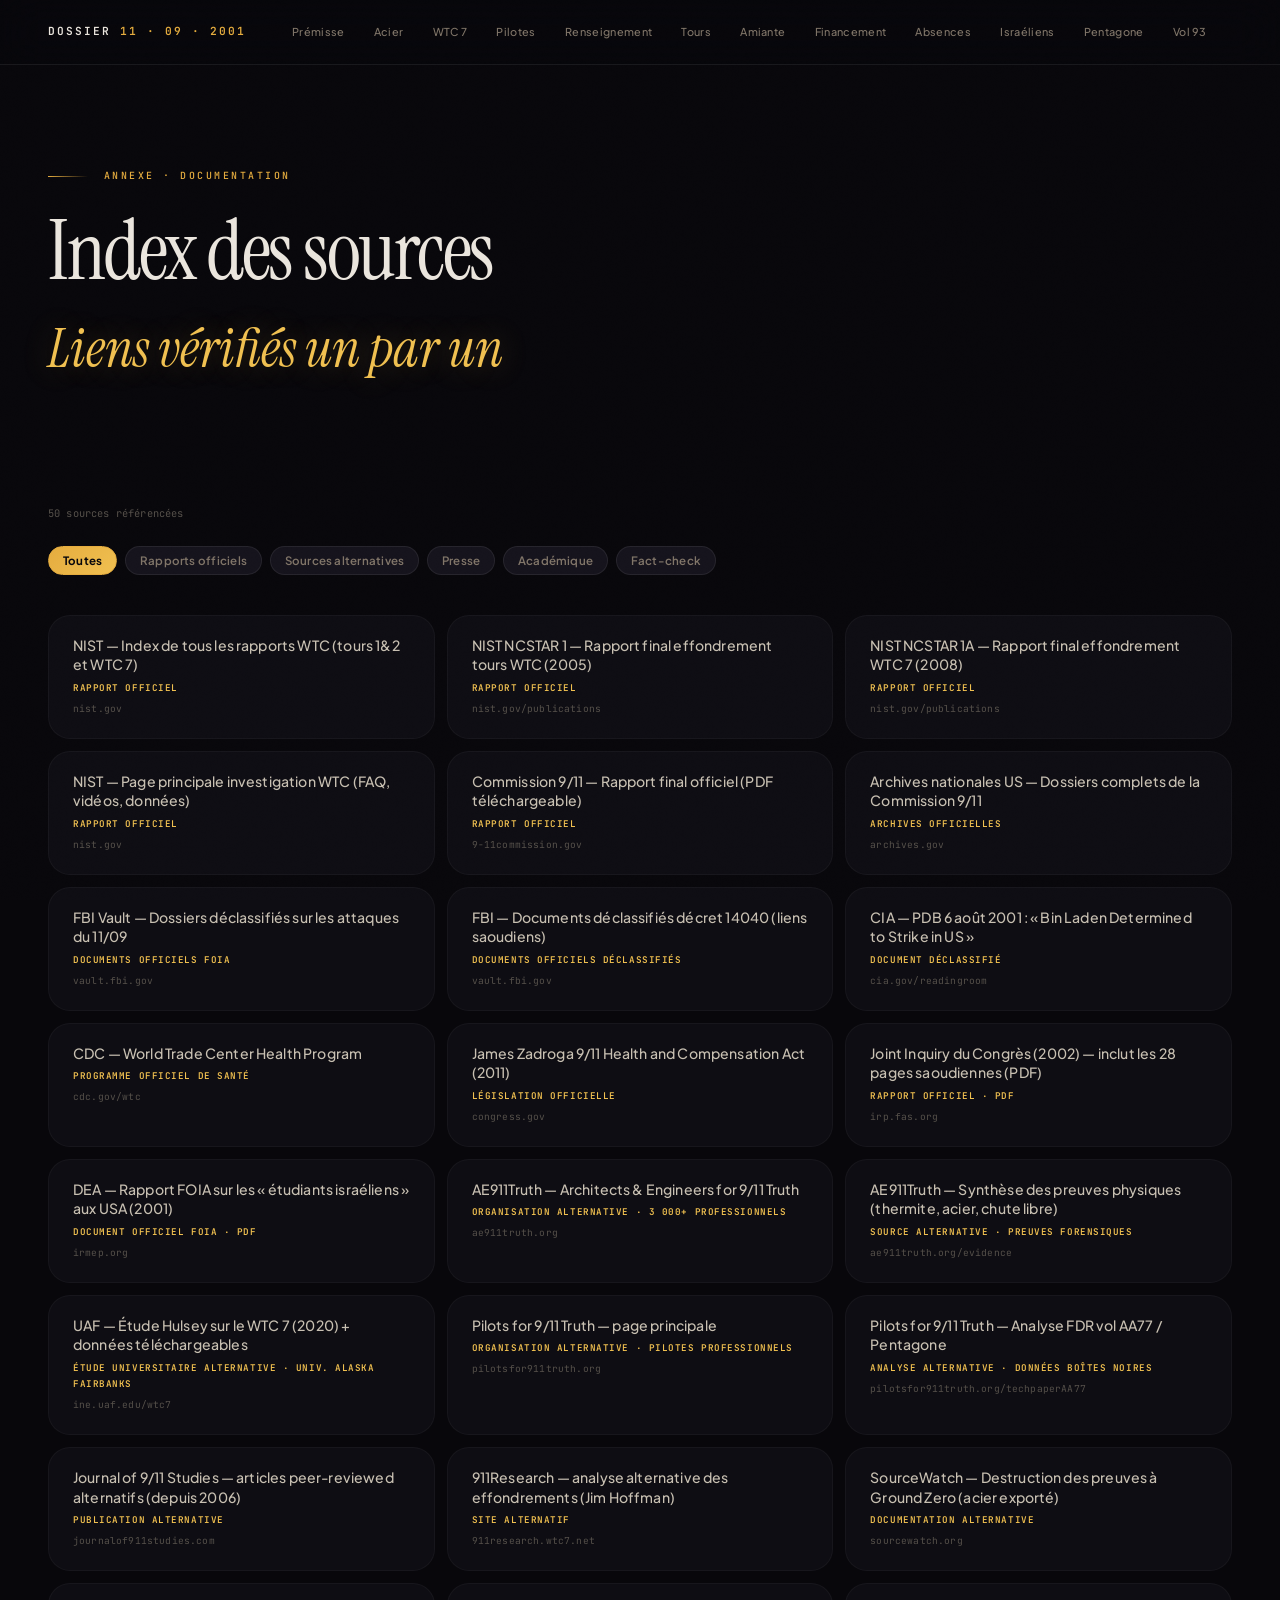
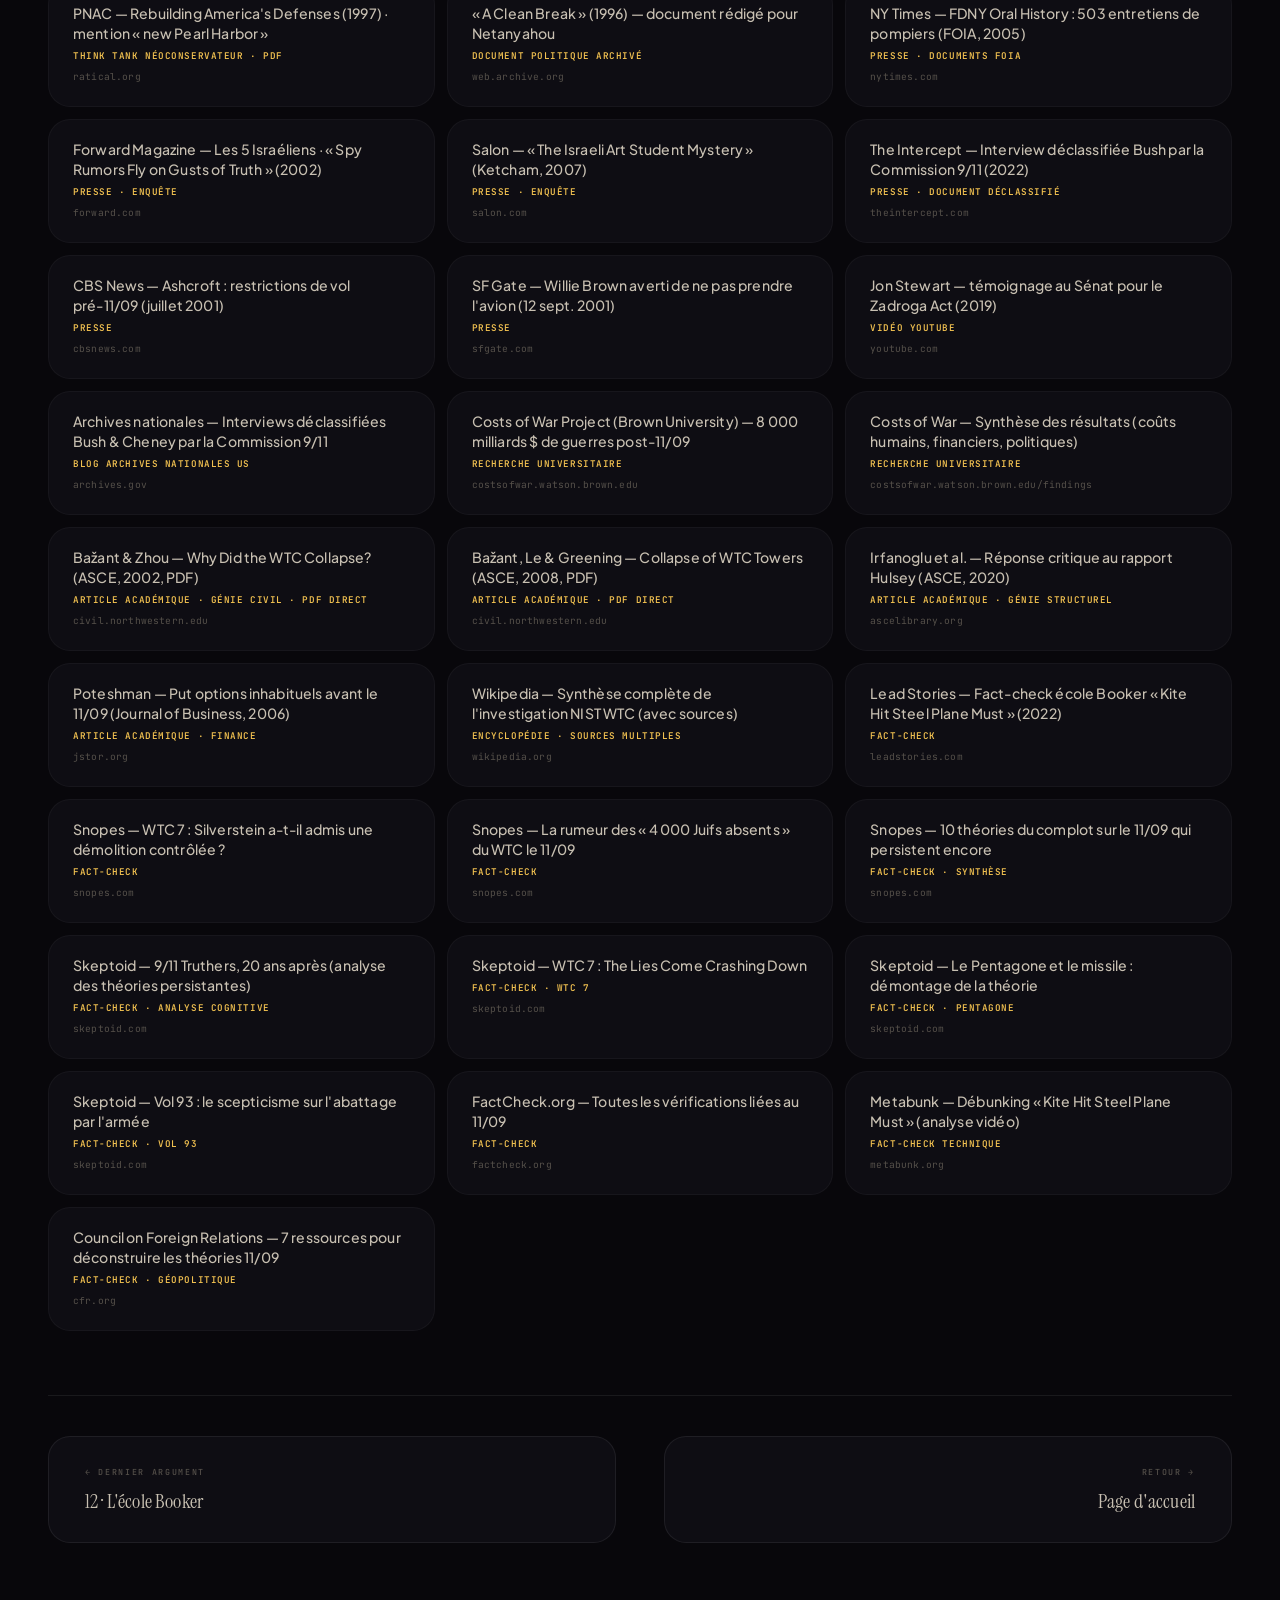
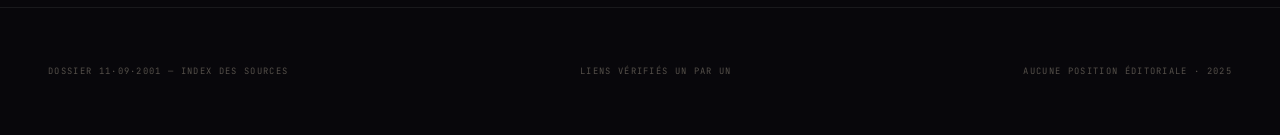
<file: index.html/sources.html>
<!DOCTYPE html>
<html lang="fr">
<head>
<meta charset="UTF-8">
<meta name="viewport" content="width=device-width, initial-scale=1.0">
<title>Index des sources — Dossier 11·09</title>
<link rel="stylesheet" href="style.css?v=2">
<style>
.si-cats {
  display: flex; gap: 0.5rem; flex-wrap: wrap; margin-bottom: 2.5rem;
}
.si-cat-btn {
  font-family: 'Plus Jakarta Sans', sans-serif;
  font-size: 0.72rem; font-weight: 600;
  letter-spacing: 0.02em;
  padding: 0.5em 1.2em;
  border: 1px solid var(--border2);
  background: var(--surface2);
  color: var(--text3);
  cursor: pointer;
  transition: all 0.25s var(--ease);
  border-radius: var(--radius-full);
}
.si-cat-btn:hover { color: var(--text); background: var(--surface3); }
.si-cat-btn.active {
  background: linear-gradient(135deg, var(--amber-bright), var(--amber-hot));
  color: #08070b;
  border-color: var(--amber-bright);
  font-weight: 700;
}
.si-grid {
  display: grid;
  grid-template-columns: repeat(auto-fill, minmax(360px, 1fr));
  gap: 0.75rem;
}
.si-item {
  display: flex; flex-direction: column; gap: 0.3rem;
  padding: 1.25rem 1.5rem;
  text-decoration: none;
  background: var(--surface);
  border: 1px solid var(--border);
  border-radius: var(--radius-lg);
  transition: all 0.3s var(--ease);
}
.si-item:hover {
  background: var(--surface2);
  border-color: var(--amber-border);
  transform: translateY(-2px);
  box-shadow: var(--shadow), var(--shadow-glow);
}
.si-item-title {
  font-family: 'Plus Jakarta Sans', sans-serif;
  font-size: 0.88rem; font-weight: 500;
  color: var(--text2); line-height: 1.4;
}
.si-item:hover .si-item-title { color: var(--text); }
.si-item-meta {
  font-family: 'JetBrains Mono', monospace;
  font-size: 0.58rem; letter-spacing: 0.06em;
  text-transform: uppercase; color: var(--amber-hot);
  font-weight: 600;
}
.si-item-url {
  font-family: 'JetBrains Mono', monospace;
  font-size: 0.6rem; color: var(--text-muted);
  word-break: break-all;
}
.sources-count {
  font-family: 'JetBrains Mono', monospace;
  font-size: 0.65rem; color: var(--text-muted);
  margin-bottom: 1.5rem;
}
@media(max-width:780px) {
  .si-grid { grid-template-columns: 1fr; }
}
</style>
</head>
<body>
<div class="progress-bar" id="progressBar"></div>

<header>
  <div class="header-inner">
    <a href="index.html" class="site-logo">Dossier <span>11 · 09 · 2001</span></a>
    <nav>
      <a href="premisse.html">Prémisse</a>
      <a href="acier.html">Acier</a>
      <a href="wtc7.html">WTC 7</a>
      <a href="pilotes.html">Pilotes</a>
      <a href="renseignement.html">Renseignement</a>
      <a href="tours.html">Tours</a>
      <a href="amiante.html">Amiante</a>
      <a href="financement.html">Financement</a>
      <a href="absences.html">Absences</a>
      <a href="israeliens.html">Israéliens</a>
      <a href="pentagon.html">Pentagone</a>
      <a href="vol93.html">Vol 93</a>
      <a href="ecole.html">École</a>
      <a href="sources.html" class="active">Sources</a>
    </nav>
  </div>
</header>

<div class="page-hero" style="min-height:40vh">
  <div class="page-hero-bg" style="background-image:url('https://images.unsplash.com/photo-1481627834876-b7833e8f5570?w=1200&q=80')"></div>
  <div class="page-hero-overlay"></div>
  <div class="page-hero-content">
    <div class="hero-eyebrow">Annexe · Documentation</div>
    <h1>Index des sources<em>Liens vérifiés un par un</em></h1>
  </div>
</div>

<div class="page-content">
  <div class="sources-count" id="sourcesCount">50 sources référencées</div>

  <div class="si-cats">
    <button class="si-cat-btn active" onclick="filterSources('all')">Toutes</button>
    <button class="si-cat-btn" onclick="filterSources('officiel')">Rapports officiels</button>
    <button class="si-cat-btn" onclick="filterSources('alternatif')">Sources alternatives</button>
    <button class="si-cat-btn" onclick="filterSources('presse')">Presse</button>
    <button class="si-cat-btn" onclick="filterSources('academique')">Académique</button>
    <button class="si-cat-btn" onclick="filterSources('factcheck')">Fact-check</button>
  </div>

  <div class="si-grid" id="si-grid">
    <!-- RAPPORTS OFFICIELS -->
    <a class="si-item" href="https://www.nist.gov/el/final-reports-nist-world-trade-center-disaster-investigation" target="_blank" data-cat="officiel"><span class="si-item-title">NIST — Index de tous les rapports WTC (tours 1&amp;2 et WTC 7)</span><span class="si-item-meta">Rapport officiel</span><span class="si-item-url">nist.gov</span></a>
    <a class="si-item" href="https://www.nist.gov/publications/federal-building-and-fire-safety-investigation-world-trade-center-disaster-final-report" target="_blank" data-cat="officiel"><span class="si-item-title">NIST NCSTAR 1 — Rapport final effondrement tours WTC (2005)</span><span class="si-item-meta">Rapport officiel</span><span class="si-item-url">nist.gov/publications</span></a>
    <a class="si-item" href="https://www.nist.gov/publications/final-report-collapse-world-trade-center-building-7-federal-building-and-fire-safety-0" target="_blank" data-cat="officiel"><span class="si-item-title">NIST NCSTAR 1A — Rapport final effondrement WTC 7 (2008)</span><span class="si-item-meta">Rapport officiel</span><span class="si-item-url">nist.gov/publications</span></a>
    <a class="si-item" href="https://www.nist.gov/world-trade-center-investigation" target="_blank" data-cat="officiel"><span class="si-item-title">NIST — Page principale investigation WTC (FAQ, vidéos, données)</span><span class="si-item-meta">Rapport officiel</span><span class="si-item-url">nist.gov</span></a>
    <a class="si-item" href="https://9-11commission.gov/report/" target="_blank" data-cat="officiel"><span class="si-item-title">Commission 9/11 — Rapport final officiel (PDF téléchargeable)</span><span class="si-item-meta">Rapport officiel</span><span class="si-item-url">9-11commission.gov</span></a>
    <a class="si-item" href="https://www.archives.gov/research/9-11" target="_blank" data-cat="officiel"><span class="si-item-title">Archives nationales US — Dossiers complets de la Commission 9/11</span><span class="si-item-meta">Archives officielles</span><span class="si-item-url">archives.gov</span></a>
    <a class="si-item" href="https://vault.fbi.gov/9-11-attacks-investigation-and-related-materials" target="_blank" data-cat="officiel"><span class="si-item-title">FBI Vault — Dossiers déclassifiés sur les attaques du 11/09</span><span class="si-item-meta">Documents officiels FOIA</span><span class="si-item-url">vault.fbi.gov</span></a>
    <a class="si-item" href="https://vault.fbi.gov/9-11-attacks-investigation-and-related-materials/9-11-material-released-in-response-to-executive-order-14040" target="_blank" data-cat="officiel"><span class="si-item-title">FBI — Documents déclassifiés décret 14040 (liens saoudiens)</span><span class="si-item-meta">Documents officiels déclassifiés</span><span class="si-item-url">vault.fbi.gov</span></a>
    <a class="si-item" href="https://www.cia.gov/readingroom/document/0001109885" target="_blank" data-cat="officiel"><span class="si-item-title">CIA — PDB 6 août 2001 : « Bin Laden Determined to Strike in US »</span><span class="si-item-meta">Document déclassifié</span><span class="si-item-url">cia.gov/readingroom</span></a>
    <a class="si-item" href="https://www.cdc.gov/wtc/index.html" target="_blank" data-cat="officiel"><span class="si-item-title">CDC — World Trade Center Health Program</span><span class="si-item-meta">Programme officiel de santé</span><span class="si-item-url">cdc.gov/wtc</span></a>
    <a class="si-item" href="https://www.congress.gov/bill/111th-congress/house-bill/847" target="_blank" data-cat="officiel"><span class="si-item-title">James Zadroga 9/11 Health and Compensation Act (2011)</span><span class="si-item-meta">Législation officielle</span><span class="si-item-url">congress.gov</span></a>
    <a class="si-item" href="https://irp.fas.org/congress/2002_rpt/911rept.pdf" target="_blank" data-cat="officiel"><span class="si-item-title">Joint Inquiry du Congrès (2002) — inclut les 28 pages saoudiennes (PDF)</span><span class="si-item-meta">Rapport officiel · PDF</span><span class="si-item-url">irp.fas.org</span></a>
    <a class="si-item" href="https://www.irmep.org/ila/forrel/framing/DEAreport.pdf" target="_blank" data-cat="officiel"><span class="si-item-title">DEA — Rapport FOIA sur les « étudiants israéliens » aux USA (2001)</span><span class="si-item-meta">Document officiel FOIA · PDF</span><span class="si-item-url">irmep.org</span></a>

    <!-- SOURCES ALTERNATIVES -->
    <a class="si-item" href="https://www.ae911truth.org" target="_blank" data-cat="alternatif"><span class="si-item-title">AE911Truth — Architects &amp; Engineers for 9/11 Truth</span><span class="si-item-meta">Organisation alternative · 3 000+ professionnels</span><span class="si-item-url">ae911truth.org</span></a>
    <a class="si-item" href="https://www.ae911truth.org/evidence/evidence-overview" target="_blank" data-cat="alternatif"><span class="si-item-title">AE911Truth — Synthèse des preuves physiques (thermite, acier, chute libre)</span><span class="si-item-meta">Source alternative · preuves forensiques</span><span class="si-item-url">ae911truth.org/evidence</span></a>
    <a class="si-item" href="https://ine.uaf.edu/wtc7" target="_blank" data-cat="alternatif"><span class="si-item-title">UAF — Étude Hulsey sur le WTC 7 (2020) + données téléchargeables</span><span class="si-item-meta">Étude universitaire alternative · Univ. Alaska Fairbanks</span><span class="si-item-url">ine.uaf.edu/wtc7</span></a>
    <a class="si-item" href="https://pilotsfor911truth.org/" target="_blank" data-cat="alternatif"><span class="si-item-title">Pilots for 9/11 Truth — page principale</span><span class="si-item-meta">Organisation alternative · pilotes professionnels</span><span class="si-item-url">pilotsfor911truth.org</span></a>
    <a class="si-item" href="https://pilotsfor911truth.org/techpaperAA77/" target="_blank" data-cat="alternatif"><span class="si-item-title">Pilots for 9/11 Truth — Analyse FDR vol AA77 / Pentagone</span><span class="si-item-meta">Analyse alternative · données boîtes noires</span><span class="si-item-url">pilotsfor911truth.org/techpaperAA77</span></a>
    <a class="si-item" href="https://www.journalof911studies.com/" target="_blank" data-cat="alternatif"><span class="si-item-title">Journal of 9/11 Studies — articles peer-reviewed alternatifs (depuis 2006)</span><span class="si-item-meta">Publication alternative</span><span class="si-item-url">journalof911studies.com</span></a>
    <a class="si-item" href="https://911research.wtc7.net" target="_blank" data-cat="alternatif"><span class="si-item-title">911Research — analyse alternative des effondrements (Jim Hoffman)</span><span class="si-item-meta">Site alternatif</span><span class="si-item-url">911research.wtc7.net</span></a>
    <a class="si-item" href="https://www.sourcewatch.org/index.php/Destruction_of_evidence_at_Ground_Zero" target="_blank" data-cat="alternatif"><span class="si-item-title">SourceWatch — Destruction des preuves à Ground Zero (acier exporté)</span><span class="si-item-meta">Documentation alternative</span><span class="si-item-url">sourcewatch.org</span></a>
    <a class="si-item" href="https://www.ratical.org/ratville/CAH/RebuildingAmericasDefenses.pdf" target="_blank" data-cat="alternatif"><span class="si-item-title">PNAC — Rebuilding America's Defenses (1997) · mention « new Pearl Harbor »</span><span class="si-item-meta">Think tank néoconservateur · PDF</span><span class="si-item-url">ratical.org</span></a>
    <a class="si-item" href="https://web.archive.org/web/19990423170939/http://www.israeleconomy.org/strat1.htm" target="_blank" data-cat="alternatif"><span class="si-item-title">« A Clean Break » (1996) — document rédigé pour Netanyahou</span><span class="si-item-meta">Document politique archivé</span><span class="si-item-url">web.archive.org</span></a>

    <!-- PRESSE -->
    <a class="si-item" href="https://www.nytimes.com/packages/html/nyregion/20050812_WTC_GRAPHIC/" target="_blank" data-cat="presse"><span class="si-item-title">NY Times — FDNY Oral History : 503 entretiens de pompiers (FOIA, 2005)</span><span class="si-item-meta">Presse · documents FOIA</span><span class="si-item-url">nytimes.com</span></a>
    <a class="si-item" href="https://forward.com/news/4928/spy-rumors-fly-on-gusts-of-truth/" target="_blank" data-cat="presse"><span class="si-item-title">Forward Magazine — Les 5 Israéliens · « Spy Rumors Fly on Gusts of Truth » (2002)</span><span class="si-item-meta">Presse · enquête</span><span class="si-item-url">forward.com</span></a>
    <a class="si-item" href="https://www.salon.com/2007/05/07/dancing_israelis/" target="_blank" data-cat="presse"><span class="si-item-title">Salon — « The Israeli Art Student Mystery » (Ketcham, 2007)</span><span class="si-item-meta">Presse · enquête</span><span class="si-item-url">salon.com</span></a>
    <a class="si-item" href="https://theintercept.com/2022/09/11/9-11-bush-interview-commission/" target="_blank" data-cat="presse"><span class="si-item-title">The Intercept — Interview déclassifiée Bush par la Commission 9/11 (2022)</span><span class="si-item-meta">Presse · document déclassifié</span><span class="si-item-url">theintercept.com</span></a>
    <a class="si-item" href="https://www.cbsnews.com/news/ashcroft-flying-high/" target="_blank" data-cat="presse"><span class="si-item-title">CBS News — Ashcroft : restrictions de vol pré-11/09 (juillet 2001)</span><span class="si-item-meta">Presse</span><span class="si-item-url">cbsnews.com</span></a>
    <a class="si-item" href="https://www.sfgate.com/news/article/Willie-Brown-got-low-key-warning-about-air-travel-2876742.php" target="_blank" data-cat="presse"><span class="si-item-title">SF Gate — Willie Brown averti de ne pas prendre l'avion (12 sept. 2001)</span><span class="si-item-meta">Presse</span><span class="si-item-url">sfgate.com</span></a>
    <a class="si-item" href="https://www.youtube.com/watch?v=RkVBxAlFqiQ" target="_blank" data-cat="presse"><span class="si-item-title">Jon Stewart — témoignage au Sénat pour le Zadroga Act (2019)</span><span class="si-item-meta">Vidéo YouTube</span><span class="si-item-url">youtube.com</span></a>
    <a class="si-item" href="https://transforming-classification.blogs.archives.gov/2022/11/09/declassified-9-11-commission-interviews-with-bush-and-cheney/" target="_blank" data-cat="presse"><span class="si-item-title">Archives nationales — Interviews déclassifiées Bush &amp; Cheney par la Commission 9/11</span><span class="si-item-meta">Blog Archives nationales US</span><span class="si-item-url">archives.gov</span></a>

    <!-- ACADÉMIQUE -->
    <a class="si-item" href="https://costsofwar.watson.brown.edu/" target="_blank" data-cat="academique"><span class="si-item-title">Costs of War Project (Brown University) — 8 000 milliards $ de guerres post-11/09</span><span class="si-item-meta">Recherche universitaire</span><span class="si-item-url">costsofwar.watson.brown.edu</span></a>
    <a class="si-item" href="https://costsofwar.watson.brown.edu/findings" target="_blank" data-cat="academique"><span class="si-item-title">Costs of War — Synthèse des résultats (coûts humains, financiers, politiques)</span><span class="si-item-meta">Recherche universitaire</span><span class="si-item-url">costsofwar.watson.brown.edu/findings</span></a>
    <a class="si-item" href="https://www.civil.northwestern.edu/people/bazant/PDFs/Papers/340.pdf" target="_blank" data-cat="academique"><span class="si-item-title">Bažant &amp; Zhou — Why Did the WTC Collapse? (ASCE, 2002, PDF)</span><span class="si-item-meta">Article académique · génie civil · PDF direct</span><span class="si-item-url">civil.northwestern.edu</span></a>
    <a class="si-item" href="https://www.civil.northwestern.edu/people/bazant/PDFs/Papers/404.pdf" target="_blank" data-cat="academique"><span class="si-item-title">Bažant, Le &amp; Greening — Collapse of WTC Towers (ASCE, 2008, PDF)</span><span class="si-item-meta">Article académique · PDF direct</span><span class="si-item-url">civil.northwestern.edu</span></a>
    <a class="si-item" href="https://ascelibrary.org/doi/10.1061/%28ASCE%29ST.1943-541X.0002537" target="_blank" data-cat="academique"><span class="si-item-title">Irfanoglu et al. — Réponse critique au rapport Hulsey (ASCE, 2020)</span><span class="si-item-meta">Article académique · génie structurel</span><span class="si-item-url">ascelibrary.org</span></a>
    <a class="si-item" href="https://www.jstor.org/stable/10.1086/503645" target="_blank" data-cat="academique"><span class="si-item-title">Poteshman — Put options inhabituels avant le 11/09 (Journal of Business, 2006)</span><span class="si-item-meta">Article académique · finance</span><span class="si-item-url">jstor.org</span></a>
    <a class="si-item" href="https://en.wikipedia.org/wiki/NIST_World_Trade_Center_Disaster_Investigation" target="_blank" data-cat="academique"><span class="si-item-title">Wikipedia — Synthèse complète de l'investigation NIST WTC (avec sources)</span><span class="si-item-meta">Encyclopédie · sources multiples</span><span class="si-item-url">wikipedia.org</span></a>

    <!-- FACT-CHECK -->
    <a class="si-item" href="https://leadstories.com/hoax-alert/2022/11/fact-check-kids-reading-words-on-9-11-is-not-proof-of-conspiracy.html" target="_blank" data-cat="factcheck"><span class="si-item-title">Lead Stories — Fact-check école Booker « Kite Hit Steel Plane Must » (2022)</span><span class="si-item-meta">Fact-check</span><span class="si-item-url">leadstories.com</span></a>
    <a class="si-item" href="https://www.snopes.com/fact-check/building-7-collapse/" target="_blank" data-cat="factcheck"><span class="si-item-title">Snopes — WTC 7 : Silverstein a-t-il admis une démolition contrôlée ?</span><span class="si-item-meta">Fact-check</span><span class="si-item-url">snopes.com</span></a>
    <a class="si-item" href="https://www.snopes.com/fact-check/israelis-absent-911/" target="_blank" data-cat="factcheck"><span class="si-item-title">Snopes — La rumeur des « 4 000 Juifs absents » du WTC le 11/09</span><span class="si-item-meta">Fact-check</span><span class="si-item-url">snopes.com</span></a>
    <a class="si-item" href="https://www.snopes.com/list/10-911-conspiracies-that-still-persist-today/" target="_blank" data-cat="factcheck"><span class="si-item-title">Snopes — 10 théories du complot sur le 11/09 qui persistent encore</span><span class="si-item-meta">Fact-check · synthèse</span><span class="si-item-url">snopes.com</span></a>
    <a class="si-item" href="https://skeptoid.com/episodes/4796" target="_blank" data-cat="factcheck"><span class="si-item-title">Skeptoid — 9/11 Truthers, 20 ans après (analyse des théories persistantes)</span><span class="si-item-meta">Fact-check · analyse cognitive</span><span class="si-item-url">skeptoid.com</span></a>
    <a class="si-item" href="https://skeptoid.com/episodes/85" target="_blank" data-cat="factcheck"><span class="si-item-title">Skeptoid — WTC 7 : The Lies Come Crashing Down</span><span class="si-item-meta">Fact-check · WTC 7</span><span class="si-item-url">skeptoid.com</span></a>
    <a class="si-item" href="https://skeptoid.com/episodes/354" target="_blank" data-cat="factcheck"><span class="si-item-title">Skeptoid — Le Pentagone et le missile : démontage de la théorie</span><span class="si-item-meta">Fact-check · Pentagone</span><span class="si-item-url">skeptoid.com</span></a>
    <a class="si-item" href="https://skeptoid.com/episodes/22" target="_blank" data-cat="factcheck"><span class="si-item-title">Skeptoid — Vol 93 : le scepticisme sur l'abattage par l'armée</span><span class="si-item-meta">Fact-check · vol 93</span><span class="si-item-url">skeptoid.com</span></a>
    <a class="si-item" href="https://www.factcheck.org/issue/911/" target="_blank" data-cat="factcheck"><span class="si-item-title">FactCheck.org — Toutes les vérifications liées au 11/09</span><span class="si-item-meta">Fact-check</span><span class="si-item-url">factcheck.org</span></a>
    <a class="si-item" href="https://www.metabunk.org/threads/debunked-kids-saying-kite-hit-steel-plane-must-in-class-on-9-11.2626/" target="_blank" data-cat="factcheck"><span class="si-item-title">Metabunk — Débunking « Kite Hit Steel Plane Must » (analyse vidéo)</span><span class="si-item-meta">Fact-check technique</span><span class="si-item-url">metabunk.org</span></a>
    <a class="si-item" href="https://www.cfr.org/blog/seven-resources-debunking-911-conspiracy-theories" target="_blank" data-cat="factcheck"><span class="si-item-title">Council on Foreign Relations — 7 ressources pour déconstruire les théories 11/09</span><span class="si-item-meta">Fact-check · géopolitique</span><span class="si-item-url">cfr.org</span></a>
  </div>

  <div class="page-nav" style="margin-top:4rem">
    <a href="ecole.html">
      <span class="nav-label">← Dernier argument</span>
      <span class="nav-title">12 · L'école Booker</span>
    </a>
    <a href="index.html" class="next">
      <span class="nav-label">Retour →</span>
      <span class="nav-title">Page d'accueil</span>
    </a>
  </div>
</div>

<footer>
  <div class="footer-inner">
    <p>Dossier 11·09·2001 — Index des sources</p>
    <p>Liens vérifiés un par un</p>
    <p>Aucune position éditoriale · 2025</p>
  </div>
</footer>

<script>
window.addEventListener('scroll', () => {
  const doc = document.documentElement;
  const pct = (doc.scrollTop || document.body.scrollTop) / (doc.scrollHeight - doc.clientHeight) * 100;
  document.getElementById('progressBar').style.width = pct + '%';
});

function filterSources(cat) {
  const items = document.querySelectorAll('.si-item');
  let count = 0;
  items.forEach(item => {
    const show = cat === 'all' || item.dataset.cat === cat;
    item.style.display = show ? 'flex' : 'none';
    if (show) count++;
  });
  document.getElementById('sourcesCount').textContent = count + ' source' + (count > 1 ? 's' : '') + ' affichée' + (count > 1 ? 's' : '');
  document.querySelectorAll('.si-cat-btn').forEach(btn => btn.classList.remove('active'));
  event.target.classList.add('active');
}
</script>
</body>
</html>
</file>
<file: index.html/style.css>
/* ══════════════════════════════════════════════
   DOSSIER 11·09 — ULTIMATE DARK EDITION
   Premium dark with warm gold accents
   ══════════════════════════════════════════════ */

@import url('https://fonts.googleapis.com/css2?family=Instrument+Serif:ital@0;1&family=JetBrains+Mono:wght@300;400;500;600&family=Plus+Jakarta+Sans:wght@300;400;500;600;700;800&display=swap');

:root {
  --void:          #08070b;
  --surface:       #0e0d13;
  --surface2:      #15131c;
  --surface3:      #1d1a26;
  --surface-glass:  rgba(12,11,16,0.80);

  --amber:         #c9922a;
  --amber-bright:  #e5ac3e;
  --amber-hot:     #f0c050;
  --amber-pale:    rgba(201,146,42,0.08);
  --amber-border:  rgba(201,146,42,0.25);
  --amber-glow:    rgba(201,146,42,0.12);

  --blue:          #2a4d6e;
  --blue-bright:   #4a80b5;
  --blue-pale:     rgba(42,77,110,0.10);
  --blue-border:   rgba(42,77,110,0.30);

  --text:          #eae5dd;
  --text2:         #c8c0b2;
  --text3:         #807568;
  --text-muted:    #55504a;

  --gold:          #c9922a;
  --gold-light:    #e5ac3e;

  /* Alias historiques : certaines pages utilisent --ember* (sources, prémisse,
     accueil). Sans ces définitions, la couleur retombait sur le violet des
     liens visités du navigateur. */
  --ember:         #c9922a;
  --ember-bright:  #e5ac3e;
  --ember-hot:     #f0c050;
  --ember-pale:    rgba(201,146,42,0.08);
  --ember-border:  rgba(201,146,42,0.25);
  --ember-glow:    rgba(201,146,42,0.12);

  --border:        rgba(255,255,255,0.04);
  --border2:       rgba(255,255,255,0.07);
  --border3:       rgba(255,255,255,0.10);

  --radius:        14px;
  --radius-lg:     22px;
  --radius-xl:     30px;
  --radius-full:   9999px;

  --shadow-sm:     0 1px 3px rgba(0,0,0,0.4);
  --shadow:        0 8px 32px rgba(0,0,0,0.5);
  --shadow-lg:     0 20px 60px rgba(0,0,0,0.6);
  --shadow-glow:   0 0 80px rgba(201,146,42,0.06);

  --ease:          cubic-bezier(0.4, 0, 0.2, 1);
  --ease-spring:   cubic-bezier(0.34, 1.56, 0.64, 1);
  --ease-out:      cubic-bezier(0, 0, 0.2, 1);
}

* { margin:0; padding:0; box-sizing:border-box; }
html { scroll-behavior:smooth; -webkit-font-smoothing: antialiased; -moz-osx-font-smoothing: grayscale; }

body {
  background: var(--void);
  color: var(--text);
  font-family: 'Plus Jakarta Sans', -apple-system, BlinkMacSystemFont, 'Segoe UI', sans-serif;
  font-weight: 400;
  font-size: 16px;
  line-height: 1.75;
  overflow-x: hidden;
  letter-spacing: 0.01em;
}

/* ── Grain subtil ── */
body::before {
  content: '';
  position: fixed; inset: 0;
  background-image: url("data:image/svg+xml,%3Csvg xmlns='http://www.w3.org/2000/svg' width='300' height='300'%3E%3Cfilter id='n'%3E%3CfeTurbulence type='fractalNoise' baseFrequency='0.8' numOctaves='4' stitchTiles='stitch'/%3E%3C/filter%3E%3Crect width='300' height='300' filter='url(%23n)' opacity='0.03'/%3E%3C/svg%3E");
  pointer-events: none; z-index: 9999; opacity: 0.35;
  mix-blend-mode: overlay;
}

::selection {
  background: rgba(229,172,62,0.35);
  color: white;
}

/* ── Barre progression ── */
.progress-bar {
  position: fixed; top: 0; left: 0; height: 2px;
  background: linear-gradient(90deg, var(--amber), var(--amber-hot), var(--amber));
  z-index: 10000; width: 0%; transition: width 0.15s linear;
  box-shadow: 0 0 20px rgba(229,172,62,0.4);
}

/* ══════════════════════════════════════════════
   HEADER
   ══════════════════════════════════════════════ */
header {
  background: rgba(8,7,11,0.6);
  backdrop-filter: blur(24px) saturate(1.6);
  -webkit-backdrop-filter: blur(24px) saturate(1.6);
  position: sticky; top: 0; z-index: 100;
  border-bottom: 1px solid var(--border2);
}
.header-inner {
  max-width: 1400px; margin: 0 auto;
  padding: 0 clamp(1.5rem,4vw,3rem);
  display: flex; align-items: center; justify-content: space-between;
  height: 64px; gap: 2rem;
}
.site-logo {
  font-family: 'JetBrains Mono', monospace;
  font-size: 0.7rem; font-weight: 600;
  color: var(--text); letter-spacing: 0.18em;
  text-transform: uppercase; white-space: nowrap;
  text-decoration: none;
  transition: color 0.3s var(--ease);
}
.site-logo:hover { color: var(--amber-bright); }
.site-logo span { color: var(--amber-bright); }

nav { display: flex; overflow-x: auto; scrollbar-width: none; gap: 2px; }
nav::-webkit-scrollbar { display: none; }
nav a {
  color: var(--text3); text-decoration: none;
  font-family: 'Plus Jakarta Sans', sans-serif;
  font-size: 0.68rem; font-weight: 500;
  letter-spacing: 0.03em;
  padding: 0.45rem 0.85rem;
  border-radius: var(--radius-full);
  transition: all 0.3s var(--ease);
  white-space: nowrap;
}
nav a:hover {
  color: var(--text);
  background: rgba(255,255,255,0.05);
}
nav a.active {
  color: #08070b;
  background: linear-gradient(135deg, var(--amber-bright), var(--amber-hot));
  font-weight: 600;
  box-shadow: 0 2px 12px rgba(201,146,42,0.3);
}

/* ══════════════════════════════════════════════
   PAGE HERO
   ══════════════════════════════════════════════ */
.page-hero {
  position: relative; overflow: hidden;
  min-height: 60vh;
  display: flex; align-items: flex-end;
  padding: clamp(4rem,8vw,8rem) clamp(1.5rem,4vw,3rem) clamp(3rem,5vw,4rem);
}
.page-hero-bg {
  position: absolute; inset: 0;
  background-size: cover;
  background-position: center;
  filter: brightness(0.2) contrast(1.2) saturate(0.5);
  transition: transform 15s var(--ease-out);
}
.page-hero:hover .page-hero-bg { transform: scale(1.05); }
.page-hero-overlay {
  position: absolute; inset: 0;
  background: linear-gradient(to top,
    var(--void) 0%,
    rgba(8,7,11,0.65) 40%,
    rgba(8,7,11,0.3) 100%
  );
}
.page-hero-content {
  position: relative; z-index: 2;
  max-width: 1400px; width: 100%; margin: 0 auto;
}
.page-hero .hero-eyebrow,
.hero-eyebrow {
  font-family: 'JetBrains Mono', monospace;
  font-size: 0.62rem; letter-spacing: 0.25em;
  text-transform: uppercase; color: var(--amber-bright);
  margin-bottom: 1.5rem;
  display: flex; align-items: center; gap: 1rem;
  font-weight: 500;
}
.page-hero .hero-eyebrow::before,
.hero-eyebrow span[style*="height:1px"] {
  content: ''; display: block;
  width: 40px; height: 1px;
  background: linear-gradient(90deg, var(--amber-bright), transparent);
}
.page-hero h1 {
  font-family: 'Instrument Serif', Georgia, serif;
  font-size: clamp(2.8rem,6.5vw,5.5rem);
  font-weight: 400; line-height: 1.02;
  letter-spacing: -0.03em; color: var(--text);
  max-width: 800px;
}
.page-hero h1 em {
  font-style: italic;
  color: var(--amber-hot); display: block;
  font-size: 0.65em; margin-top: 0.5em;
  font-family: 'Instrument Serif', serif;
  font-weight: 400;
  text-shadow: 0 0 30px rgba(240,192,80,0.25);
  letter-spacing: 0;
}
.page-hero-num {
  font-family: 'Instrument Serif', serif;
  font-size: clamp(7rem,14vw,14rem);
  font-weight: 400; color: rgba(201,146,42,0.06);
  position: absolute; right: 2rem; top: 50%;
  transform: translateY(-50%); line-height: 1;
  pointer-events: none; user-select: none;
}

/* ══════════════════════════════════════════════
   MAIN CONTENT
   ══════════════════════════════════════════════ */
.page-content {
  max-width: 1400px; margin: 0 auto;
  padding: clamp(2.5rem,5vw,4rem) clamp(1.5rem,4vw,3rem);
}

/* ══ COLUMNS ══ */
.arg-grid {
  display: grid; grid-template-columns: 1fr 1fr;
  gap: 1px; margin: 2rem 0;
  border-radius: var(--radius-lg);
  overflow: hidden;
  background: var(--border2);
}
@media(max-width:780px) {
  .arg-grid { grid-template-columns: 1fr; }
}

.col {
  padding: 2.5rem 2.5rem;
  position: relative; overflow: hidden;
}
.col-alt {
  background: linear-gradient(170deg, rgba(201,146,42,0.06) 0%, var(--surface) 60%);
  border-left: 2px solid var(--amber);
}
.col-alt::before {
  content: ''; position: absolute; top: 0; right: 0;
  width: 200px; height: 200px;
  background: radial-gradient(circle at top right, rgba(201,146,42,0.05) 0%, transparent 70%);
  pointer-events: none;
}
.col-alt::after {
  content: 'ALTERNATIF'; position: absolute; bottom: 1.5rem; right: 1rem;
  font-family: 'JetBrains Mono', monospace; font-size: 0.45rem; letter-spacing: 0.3em;
  color: rgba(201,146,42,0.08); text-transform: uppercase;
  transform: rotate(-90deg); transform-origin: right bottom;
  white-space: nowrap; pointer-events: none; user-select: none;
}
.col-off {
  background: linear-gradient(170deg, rgba(74,128,181,0.05) 0%, var(--surface) 60%);
  border-left: 2px solid var(--blue-bright);
}
.col-off::before {
  content: ''; position: absolute; top: 0; right: 0;
  width: 200px; height: 200px;
  background: radial-gradient(circle at top right, rgba(74,128,181,0.04) 0%, transparent 70%);
  pointer-events: none;
}
.col-off::after {
  content: 'OFFICIEL'; position: absolute; bottom: 1.5rem; right: 1rem;
  font-family: 'JetBrains Mono', monospace; font-size: 0.45rem; letter-spacing: 0.3em;
  color: rgba(74,128,181,0.07); text-transform: uppercase;
  transform: rotate(-90deg); transform-origin: right bottom;
  white-space: nowrap; pointer-events: none; user-select: none;
}
.col-header {
  display: flex; align-items: center; gap: 0.75rem;
  margin-bottom: 1.75rem; padding-bottom: 1.15rem;
  border-bottom: 1px solid var(--border2);
}
.col p {
  font-size: 0.94rem; line-height: 1.9;
  color: var(--text2); margin-bottom: 1.15rem;
  font-weight: 400;
}
.col p:last-of-type { margin-bottom: 0; }
.col em {
  font-style: italic;
  color: var(--amber-hot);
  font-family: 'Instrument Serif', serif;
  font-size: 1.08em;
  letter-spacing: 0.01em;
}
.col strong { font-weight: 700; color: #fff; }
.col ul { margin: 0.75rem 0 1rem 1.25rem; }
.col ul li {
  font-size: 0.94rem; line-height: 1.85;
  color: var(--text2); margin-bottom: 0.4rem;
}

/* ══ GLOBAL ITALIC — très lisible ══ */
.gain-item p em,
.verdict-box em,
.full-section em,
blockquote em,
.disclaimer em {
  font-family: 'Instrument Serif', serif;
  color: var(--amber-hot);
  font-size: 1.08em;
  letter-spacing: 0.01em;
  font-weight: 400;
}
.verdict-box {
  color: var(--text2) !important;
}

/* ══ BADGES ══ */
.badge {
  display: inline-flex; align-items: center;
  padding: 0.35em 1.1em;
  font-family: 'Plus Jakarta Sans', sans-serif;
  font-size: 0.62rem; font-weight: 700;
  letter-spacing: 0.08em; text-transform: uppercase;
  border-radius: var(--radius-full);
}
.badge-alt {
  background: var(--amber-pale);
  color: var(--amber-bright);
  border: 1px solid var(--amber-border);
}
.badge-off {
  background: var(--blue-pale);
  color: var(--blue-bright);
  border: 1px solid var(--blue-border);
}

/* ══ ARGUMENT CARDS ══ */
.argument-card {
  border-bottom: 1px solid var(--border2);
  padding: 2rem 0;
}
.arg-title-toggle {
  font-family: 'Instrument Serif', serif;
  font-size: clamp(1.2rem,2.2vw,1.6rem);
  font-weight: 400; cursor: pointer;
  display: flex; justify-content: space-between;
  align-items: center; gap: 1.5rem;
  padding: 0.5rem 0; line-height: 1.3;
  color: var(--text); transition: color 0.3s var(--ease);
  border: none; background: none; width: 100%; text-align: left;
}
.arg-title-toggle:hover { color: var(--amber-bright); }
.toggle-btn {
  flex-shrink: 0; width: 38px; height: 38px;
  border: 1px solid var(--border3);
  background: var(--surface2);
  display: flex; align-items: center; justify-content: center;
  font-family: 'JetBrains Mono', monospace; font-size: 1.1rem;
  color: var(--text3); border-radius: var(--radius-full);
  transition: all 0.4s var(--ease-spring);
}
.arg-title-toggle:hover .toggle-btn {
  border-color: var(--amber-border);
  color: var(--amber-bright);
}
.arg-title-toggle.open .toggle-btn {
  background: linear-gradient(135deg, var(--amber), var(--amber-bright));
  color: #08070b;
  border-color: transparent; transform: rotate(45deg);
  box-shadow: 0 0 24px rgba(201,146,42,0.3);
}
.arg-body { display: none; margin-top: 1.5rem; }
.arg-body.visible { display: block; }

/* ══ CONTENT IMAGES ══ */
.content-image {
  width: 100%;
  border-radius: var(--radius-lg);
  overflow: hidden; margin: 2rem 0;
  position: relative;
  border: 1px solid var(--border2);
}
.content-image img {
  width: 100%; height: 280px;
  object-fit: cover; display: block;
  filter: brightness(0.75) contrast(1.1) saturate(0.8);
  transition: all 0.8s var(--ease);
}
.content-image:hover img {
  transform: scale(1.05);
  filter: brightness(0.9) contrast(1.05) saturate(1);
}
.content-image figcaption {
  position: absolute; bottom: 0; left: 0; right: 0;
  padding: 1.25rem 1.5rem;
  background: linear-gradient(to top, rgba(8,7,11,0.95), rgba(8,7,11,0.4) 70%, transparent);
  font-family: 'JetBrains Mono', monospace;
  font-size: 0.58rem; letter-spacing: 0.1em;
  color: var(--text3); text-transform: uppercase;
}

.content-image-full {
  width: calc(100% + 4rem);
  margin-left: -2rem;
  height: 320px;
  overflow: hidden;
  position: relative;
  margin-bottom: 2.5rem;
  border-radius: 0;
}
.content-image-full img {
  width: 100%; height: 100%;
  object-fit: cover;
  filter: brightness(0.35) contrast(1.15) saturate(0.5);
}
.content-image-full::after {
  content: '';
  position: absolute; inset: 0;
  background: linear-gradient(to bottom, transparent 40%, var(--void));
}

/* ══ SOURCES ══ */
.sources {
  margin-top: 1.5rem; padding-top: 1rem;
  border-top: 1px solid var(--border2);
}
.sources-label {
  font-family: 'JetBrains Mono', monospace;
  font-size: 0.55rem; letter-spacing: 0.2em;
  text-transform: uppercase; color: var(--text-muted); margin-bottom: 0.5rem;
}
.sources a {
  display: block; font-size: 0.75rem; color: var(--blue-bright);
  text-decoration: none; line-height: 1.7;
  font-family: 'JetBrains Mono', monospace;
  padding-left: 0.75rem; border-left: 2px solid var(--blue-border);
  margin-bottom: 0.25rem;
  transition: all 0.25s var(--ease);
  border-radius: 0 var(--radius) var(--radius) 0;
}
.sources a:hover {
  color: var(--amber-bright);
  border-left-color: var(--amber);
  background: var(--amber-pale);
  padding-left: 1rem;
}

/* ══ SECTION LABELS ══ */
.section-label {
  font-family: 'JetBrains Mono', monospace;
  font-size: 0.6rem; letter-spacing: 0.22em;
  text-transform: uppercase; color: var(--amber);
  margin-bottom: 1.75rem;
  font-weight: 500;
}

/* ══ PAGE NAV ══ */
.page-nav {
  display: flex; justify-content: space-between; align-items: stretch;
  gap: 1rem; margin-top: 4rem;
  border-top: 1px solid var(--border2);
  padding-top: 2.5rem;
}
.page-nav a {
  display: flex; flex-direction: column; gap: 0.5rem;
  text-decoration: none; padding: 1.75rem 2.25rem;
  border: 1px solid var(--border2);
  background: var(--surface);
  border-radius: var(--radius-lg);
  transition: all 0.4s var(--ease);
  flex: 1; max-width: 48%;
}
.page-nav a:hover {
  border-color: var(--amber-border);
  background: var(--surface2);
  transform: translateY(-4px);
  box-shadow: var(--shadow), 0 0 40px rgba(201,146,42,0.06);
}
.page-nav a .nav-label,
.page-nav a .page-nav-label {
  font-family: 'JetBrains Mono', monospace;
  font-size: 0.52rem; letter-spacing: 0.2em;
  text-transform: uppercase; color: var(--text-muted);
  font-weight: 500;
}
.page-nav a .nav-title,
.page-nav a .page-nav-title {
  font-family: 'Instrument Serif', serif;
  font-size: 1.25rem; font-weight: 400;
  color: var(--text2); line-height: 1.3;
}
.page-nav a:hover .nav-title,
.page-nav a:hover .page-nav-title { color: var(--amber-bright); }
.page-nav .next,
.page-nav .page-nav-next { text-align: right; margin-left: auto; }

/* ══════════════════════════════════════════════
   HOMEPAGE HERO
   ══════════════════════════════════════════════ */
.home-hero {
  position: relative; overflow: hidden;
  padding: clamp(8rem,16vw,14rem) clamp(1.5rem,4vw,3rem) clamp(6rem,12vw,10rem);
  background: var(--void);
}
.home-hero::before {
  content: '';
  position: absolute;
  right: clamp(2rem, 12vw, 14rem);
  bottom: 0; top: 0;
  width: clamp(100px, 16vw, 200px);
  background:
    linear-gradient(to top, #08070b 0%, #12101a 30%, #08070b 60%, transparent 100%) 0 0 / 46% 100% no-repeat,
    linear-gradient(to top, #08070b 0%, #12101a 25%, #08070b 55%, transparent 100%) 54% 0 / 46% 95% no-repeat;
  opacity: 0.6;
  pointer-events: none;
}
.home-hero::after {
  content: '';
  position: absolute; inset: 0;
  background:
    radial-gradient(ellipse 45% 35% at 75% 15%, rgba(201,146,42,0.06) 0%, transparent 70%),
    radial-gradient(ellipse 50% 40% at 65% 0%, rgba(201,146,42,0.04) 0%, transparent 60%),
    radial-gradient(ellipse 80% 50% at 50% 100%, rgba(8,7,11,0.9) 0%, transparent 100%);
  pointer-events: none;
}
.home-hero-inner {
  max-width: 1400px; margin: 0 auto;
  position: relative; z-index: 1;
}
.home-hero h1 {
  font-family: 'Instrument Serif', Georgia, serif;
  font-size: clamp(3.5rem,8vw,8rem);
  font-weight: 400; line-height: 0.95;
  letter-spacing: -0.035em; color: var(--text);
  max-width: 900px;
}
.home-hero h1 em {
  font-style: italic;
  color: var(--amber-hot); display: block;
  font-family: 'Instrument Serif', serif;
  font-weight: 400;
  text-shadow: 0 0 40px rgba(240,192,80,0.2);
}
.hero-rule {
  width: 60px; height: 2px;
  background: linear-gradient(90deg, var(--amber-bright), transparent);
  margin: 2.25rem 0;
  border-radius: 1px;
}
.hero-sub {
  max-width: 560px; color: var(--text3);
  font-size: 1rem; line-height: 1.85;
  font-weight: 400;
}
.disclaimer {
  margin-top: 2.5rem; padding: 1.35rem 1.85rem;
  border-left: 2px solid var(--amber);
  background: var(--amber-pale);
  border-radius: 0 var(--radius) var(--radius) 0;
  font-size: 0.88rem;
  max-width: 640px; font-style: italic; line-height: 1.8;
  color: var(--text2);
  position: relative;
}
.disclaimer::before {
  content: 'NOTE EDITORIALE'; display: block;
  font-family: 'JetBrains Mono', monospace;
  font-size: 0.52rem; letter-spacing: 0.22em;
  color: var(--amber-bright); margin-bottom: 0.6rem; font-style: normal;
  font-weight: 600;
}

/* ══════════════════════════════════════════════
   HOMEPAGE GRID — Bento
   ══════════════════════════════════════════════ */
.toc-section {
  padding: 3.5rem clamp(1.5rem,4vw,3rem) 5rem;
  max-width: 1400px; margin: 0 auto;
}
.toc-grid {
  display: grid;
  grid-template-columns: repeat(auto-fill, minmax(350px, 1fr));
  gap: 1.25rem;
}
.toc-card {
  text-decoration: none;
  border: 1px solid var(--border2);
  background: var(--surface);
  overflow: hidden;
  transition: all 0.5s var(--ease);
  display: flex; flex-direction: column;
  border-radius: var(--radius-lg);
}
.toc-card:hover {
  border-color: var(--amber-border);
  transform: translateY(-8px);
  box-shadow: var(--shadow-lg), 0 0 60px rgba(201,146,42,0.06);
}
.toc-card-img {
  height: 210px; overflow: hidden;
  position: relative;
}
.toc-card-img img {
  width: 100%; height: 100%;
  object-fit: cover;
  filter: brightness(0.3) contrast(1.15) saturate(0.5);
  transition: all 0.8s var(--ease);
}
.toc-card:hover .toc-card-img img {
  filter: brightness(0.5) contrast(1.08) saturate(0.8);
  transform: scale(1.1);
}
.toc-card-img .toc-num {
  position: absolute; bottom: 0.85rem; left: 1.15rem;
  font-family: 'JetBrains Mono', monospace;
  font-size: 0.58rem; color: var(--amber-bright);
  letter-spacing: 0.12em; font-weight: 600;
  background: rgba(8,7,11,0.85);
  backdrop-filter: blur(10px);
  padding: 0.35em 0.9em;
  border-radius: var(--radius-full);
  border: 1px solid var(--amber-border);
}
.toc-card-body {
  padding: 1.75rem 1.85rem;
  flex: 1; display: flex; flex-direction: column;
}
.toc-card-title {
  font-family: 'Instrument Serif', serif;
  font-size: 1.35rem; font-weight: 400;
  color: var(--text); line-height: 1.2;
  margin-bottom: 0.65rem;
  transition: color 0.3s var(--ease);
}
.toc-card:hover .toc-card-title { color: var(--amber-bright); }
.toc-card-desc {
  font-size: 0.84rem; color: var(--text3);
  line-height: 1.7; flex: 1;
}
.toc-card-arrow {
  margin-top: 1.4rem;
  font-family: 'Plus Jakarta Sans', sans-serif;
  font-size: 0.68rem; font-weight: 700;
  letter-spacing: 0.05em;
  color: var(--text-muted);
  transition: all 0.3s var(--ease);
  display: flex; align-items: center; gap: 0.5rem;
}
.toc-card:hover .toc-card-arrow {
  color: var(--amber-bright);
  gap: 1rem;
}

/* ══ PREMISSE CARD (homepage) ══ */
.premisse-card {
  grid-column: 1 / -1;
  border: 1px solid var(--amber-border);
  background: var(--surface);
  text-decoration: none;
  display: grid; grid-template-columns: 1fr 1fr;
  overflow: hidden;
  transition: all 0.5s var(--ease);
  min-height: 300px;
  border-radius: var(--radius-xl);
}
@media(max-width:780px) { .premisse-card { grid-template-columns: 1fr; } }
.premisse-card:hover {
  border-color: var(--amber);
  box-shadow: var(--shadow-lg), 0 0 100px rgba(201,146,42,0.08);
  transform: translateY(-8px);
}
.premisse-side {
  padding: 3.5rem 3.5rem;
  display: flex; flex-direction: column; justify-content: center;
  position: relative; overflow: hidden;
}
.premisse-side-dark {
  background: linear-gradient(160deg, rgba(201,146,42,0.06), var(--surface));
}
.premisse-side-blue {
  background: linear-gradient(160deg, rgba(74,128,181,0.05), var(--surface));
  border-left: 1px solid var(--border2);
}
.premisse-label {
  font-family: 'JetBrains Mono', monospace;
  font-size: 0.55rem; letter-spacing: 0.2em;
  text-transform: uppercase; margin-bottom: 0.85rem;
  font-weight: 600;
}
.premisse-side-dark .premisse-label { color: var(--amber-bright); }
.premisse-side-blue .premisse-label { color: var(--blue-bright); }
.premisse-title {
  font-family: 'Instrument Serif', serif;
  font-size: 1.8rem; font-weight: 400;
  color: var(--text); line-height: 1.15;
  margin-bottom: 0.85rem;
}
.premisse-desc {
  font-size: 0.86rem; color: var(--text3); line-height: 1.8;
}

/* ══ LEGEND ══ */
.legend {
  background: var(--surface);
  border-bottom: 1px solid var(--border2);
  padding: 1.35rem clamp(1.5rem,4vw,3rem);
}
.legend-inner {
  max-width: 1400px; margin: 0 auto;
  display: flex; gap: 2rem; flex-wrap: wrap; align-items: center;
}
.legend-item {
  display: flex; align-items: center; gap: 0.75rem;
  font-family: 'Plus Jakarta Sans', sans-serif;
  font-size: 0.72rem;
  color: var(--text3);
}

/* ══════════════════════════════════════════════
   FOOTER
   ══════════════════════════════════════════════ */
footer {
  background: var(--void);
  padding: 3.5rem clamp(1.5rem,4vw,3rem);
  border-top: 1px solid var(--border2);
}
.footer-inner {
  max-width: 1400px; margin: 0 auto;
  display: flex; justify-content: space-between;
  align-items: center; flex-wrap: wrap; gap: 1rem;
}
footer p {
  font-family: 'JetBrains Mono', monospace;
  font-size: 0.55rem; letter-spacing: 0.15em;
  color: var(--text-muted); text-transform: uppercase;
}

/* ══════════════════════════════════════════════
   ANIMATIONS
   ══════════════════════════════════════════════ */
.fade-in {
  opacity: 0; transform: translateY(28px);
  transition: opacity 0.8s var(--ease), transform 0.8s var(--ease);
}
.fade-in.visible {
  opacity: 1; transform: translateY(0);
}

.toc-card:nth-child(1) { transition-delay: 0s; }
.toc-card:nth-child(2) { transition-delay: 0.06s; }
.toc-card:nth-child(3) { transition-delay: 0.12s; }
.toc-card:nth-child(4) { transition-delay: 0.18s; }
.toc-card:nth-child(5) { transition-delay: 0.24s; }
.toc-card:nth-child(6) { transition-delay: 0.3s; }
.toc-card:nth-child(7) { transition-delay: 0.36s; }
.toc-card:nth-child(8) { transition-delay: 0.42s; }
.toc-card:nth-child(9) { transition-delay: 0.48s; }
.toc-card:nth-child(10) { transition-delay: 0.54s; }
.toc-card:nth-child(11) { transition-delay: 0.6s; }
.toc-card:nth-child(12) { transition-delay: 0.66s; }

/* ══════════════════════════════════════════════
   PREMISSE PAGE
   ══════════════════════════════════════════════ */
.premisse-hero {
  min-height: 100vh;
  display: flex;
  position: relative;
}
.premisse-panel {
  flex: 1;
  position: relative;
  overflow: hidden;
  cursor: pointer;
  transition: flex 0.9s var(--ease);
  display: flex;
  align-items: center;
  justify-content: center;
  min-height: 100vh;
}
.premisse-panel:hover { flex: 2; }
.premisse-panel-bg {
  position: absolute; inset: 0;
  background-size: cover;
  background-position: center;
  transition: transform 1.5s var(--ease), filter 1s var(--ease);
}
.premisse-panel:hover .premisse-panel-bg {
  transform: scale(1.1);
}
.premisse-panel-overlay {
  position: absolute; inset: 0;
  transition: all 0.8s var(--ease);
}
.panel-mordor .premisse-panel-overlay {
  background: linear-gradient(160deg, rgba(140,40,0,0.6), rgba(8,7,11,0.88));
}
.panel-mordor:hover .premisse-panel-overlay {
  background: linear-gradient(160deg, rgba(140,40,0,0.35), rgba(8,7,11,0.6));
}
.panel-democracy .premisse-panel-overlay {
  background: linear-gradient(160deg, rgba(20,50,110,0.6), rgba(8,7,11,0.88));
}
.panel-democracy:hover .premisse-panel-overlay {
  background: linear-gradient(160deg, rgba(20,50,110,0.35), rgba(8,7,11,0.6));
}
.premisse-panel-content {
  position: relative; z-index: 2;
  padding: 3rem;
  max-width: 550px;
  text-align: center;
}
.premisse-panel-icon {
  font-size: 2.5rem;
  margin-bottom: 1.5rem;
  opacity: 0.8;
}
.premisse-panel-title {
  font-family: 'Instrument Serif', serif;
  font-size: clamp(2rem,3.5vw,3.5rem);
  font-weight: 400;
  color: var(--text);
  line-height: 1.08;
  margin-bottom: 1rem;
}
.premisse-panel-subtitle {
  font-family: 'JetBrains Mono', monospace;
  font-size: 0.58rem;
  letter-spacing: 0.25em;
  text-transform: uppercase;
  margin-bottom: 1.5rem;
  font-weight: 600;
}
.panel-mordor .premisse-panel-subtitle { color: var(--amber-bright); }
.panel-democracy .premisse-panel-subtitle { color: var(--blue-bright); }
.premisse-panel-desc {
  font-size: 0.95rem;
  color: var(--text2);
  line-height: 1.85;
  opacity: 0;
  transform: translateY(15px);
  transition: all 0.6s var(--ease) 0.15s;
}
.premisse-panel:hover .premisse-panel-desc {
  opacity: 1;
  transform: translateY(0);
}
.premisse-divider {
  position: absolute;
  left: 50%; top: 0; bottom: 0;
  width: 1px; z-index: 10;
  background: linear-gradient(to bottom, transparent, var(--amber), var(--amber-hot), var(--amber), transparent);
  transform: translateX(-50%);
  pointer-events: none;
}
.premisse-divider-label {
  position: absolute;
  left: 50%; top: 50%;
  transform: translate(-50%, -50%);
  z-index: 11;
  background: var(--void);
  border: 1px solid var(--amber-border);
  padding: 0.65rem 1.35rem;
  font-family: 'Plus Jakarta Sans', sans-serif;
  font-size: 0.68rem; font-weight: 800;
  letter-spacing: 0.18em;
  text-transform: uppercase;
  color: var(--amber-bright);
  white-space: nowrap;
  pointer-events: none;
  border-radius: var(--radius-full);
  box-shadow: 0 0 50px rgba(201,146,42,0.2);
}

/* ══ PREMISSE DETAILS ══ */
.premisse-details {
  max-width: 1400px; margin: 0 auto;
  padding: clamp(3rem,6vw,5rem) clamp(1.5rem,4vw,3rem);
}
.premisse-block {
  margin-bottom: 4rem;
  padding-bottom: 4rem;
  border-bottom: 1px solid var(--border2);
}
.premisse-block:last-child { border-bottom: none; }
.premisse-block-header {
  display: flex; align-items: center; gap: 1.5rem;
  margin-bottom: 2rem;
}
.premisse-block-icon {
  width: 50px; height: 50px;
  border-radius: var(--radius);
  display: flex; align-items: center; justify-content: center;
  font-size: 1.5rem; flex-shrink: 0;
}
.icon-ember { background: var(--amber-pale); border: 1px solid var(--amber-border); }
.icon-steel { background: var(--blue-pale); border: 1px solid var(--blue-border); }

/* ══════════════════════════════════════════════
   RESPONSIVE
   ══════════════════════════════════════════════ */
@media(max-width:780px) {
  nav { display: none; }
  .page-hero-num { display: none; }
  .premisse-hero { flex-direction: column; }
  .premisse-panel { min-height: 50vh; }
  .premisse-divider {
    left: 0; right: 0; top: 50%;
    width: 100%; height: 1px;
    background: linear-gradient(to right, transparent, var(--amber), var(--amber-hot), var(--amber), transparent);
    transform: translateY(-50%);
  }
  .premisse-divider-label { top: 50%; }
  .page-nav { flex-direction: column; }
  .page-nav a { max-width: 100%; }
  .premisse-card { grid-template-columns: 1fr; }
  .toc-grid { grid-template-columns: 1fr; }
  .col { padding: 1.75rem 1.5rem; }
  body { font-size: 15px; }
}

@media(max-width:480px) {
  .home-hero h1 { font-size: 2.8rem; }
  .page-hero h1 { font-size: 2.2rem; }
  .premisse-panel-title { font-size: 1.8rem; }
}

/* ══ Scrollbar ══ */
::-webkit-scrollbar { width: 5px; }
::-webkit-scrollbar-track { background: var(--void); }
::-webkit-scrollbar-thumb {
  background: var(--surface3);
  border-radius: 3px;
}
::-webkit-scrollbar-thumb:hover { background: var(--text-muted); }
</file>
